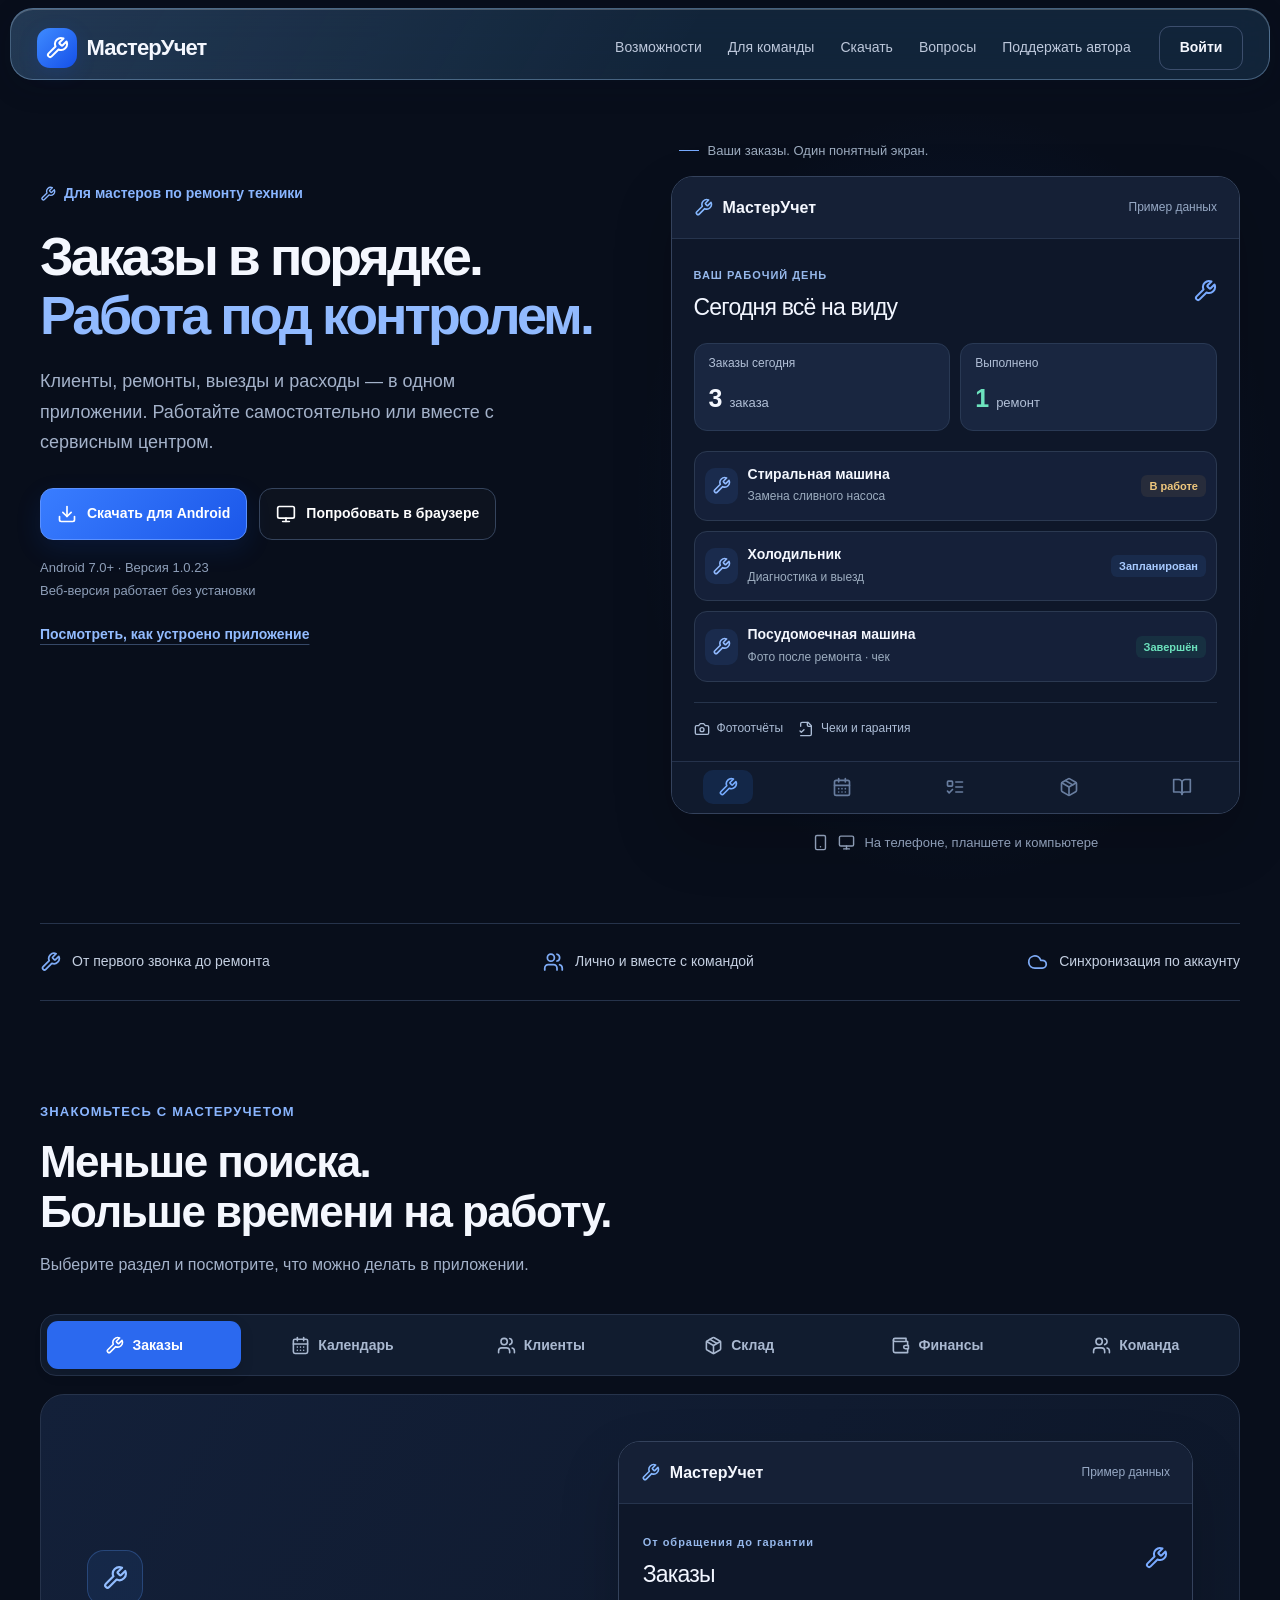
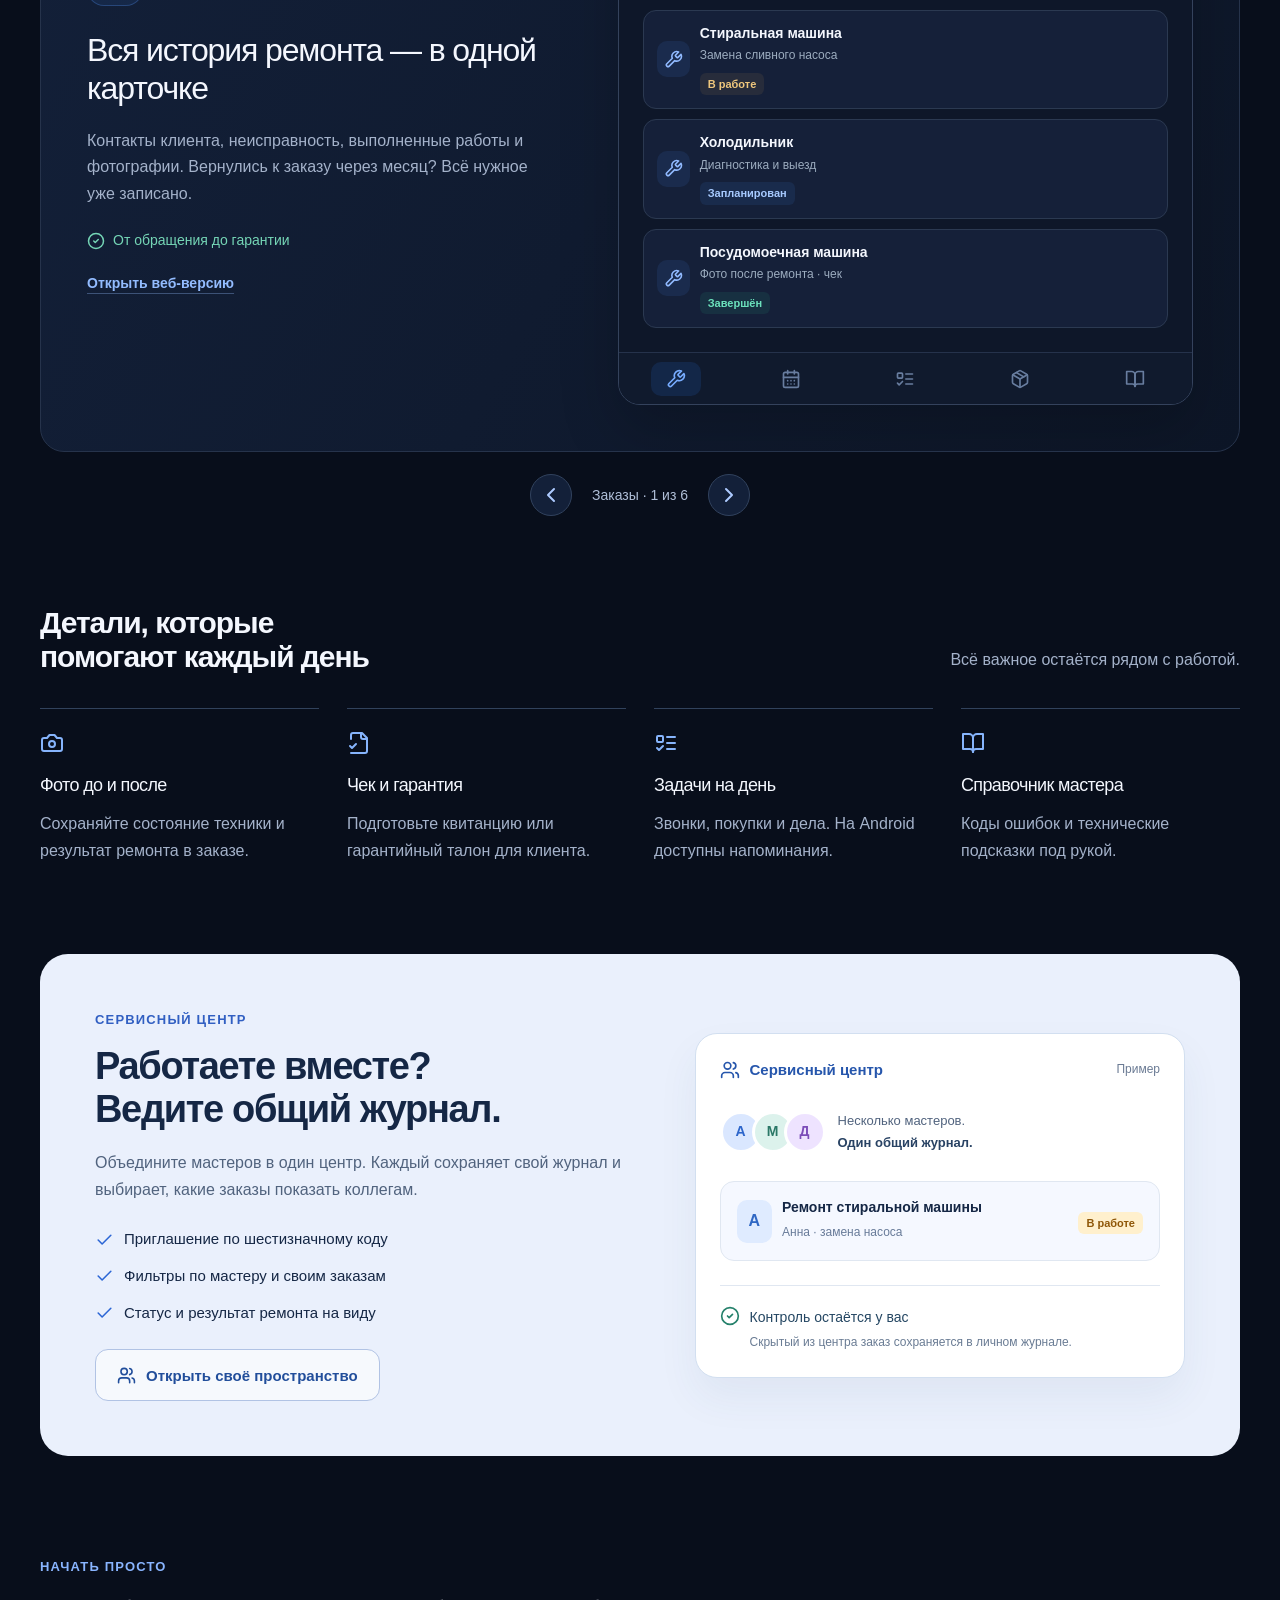
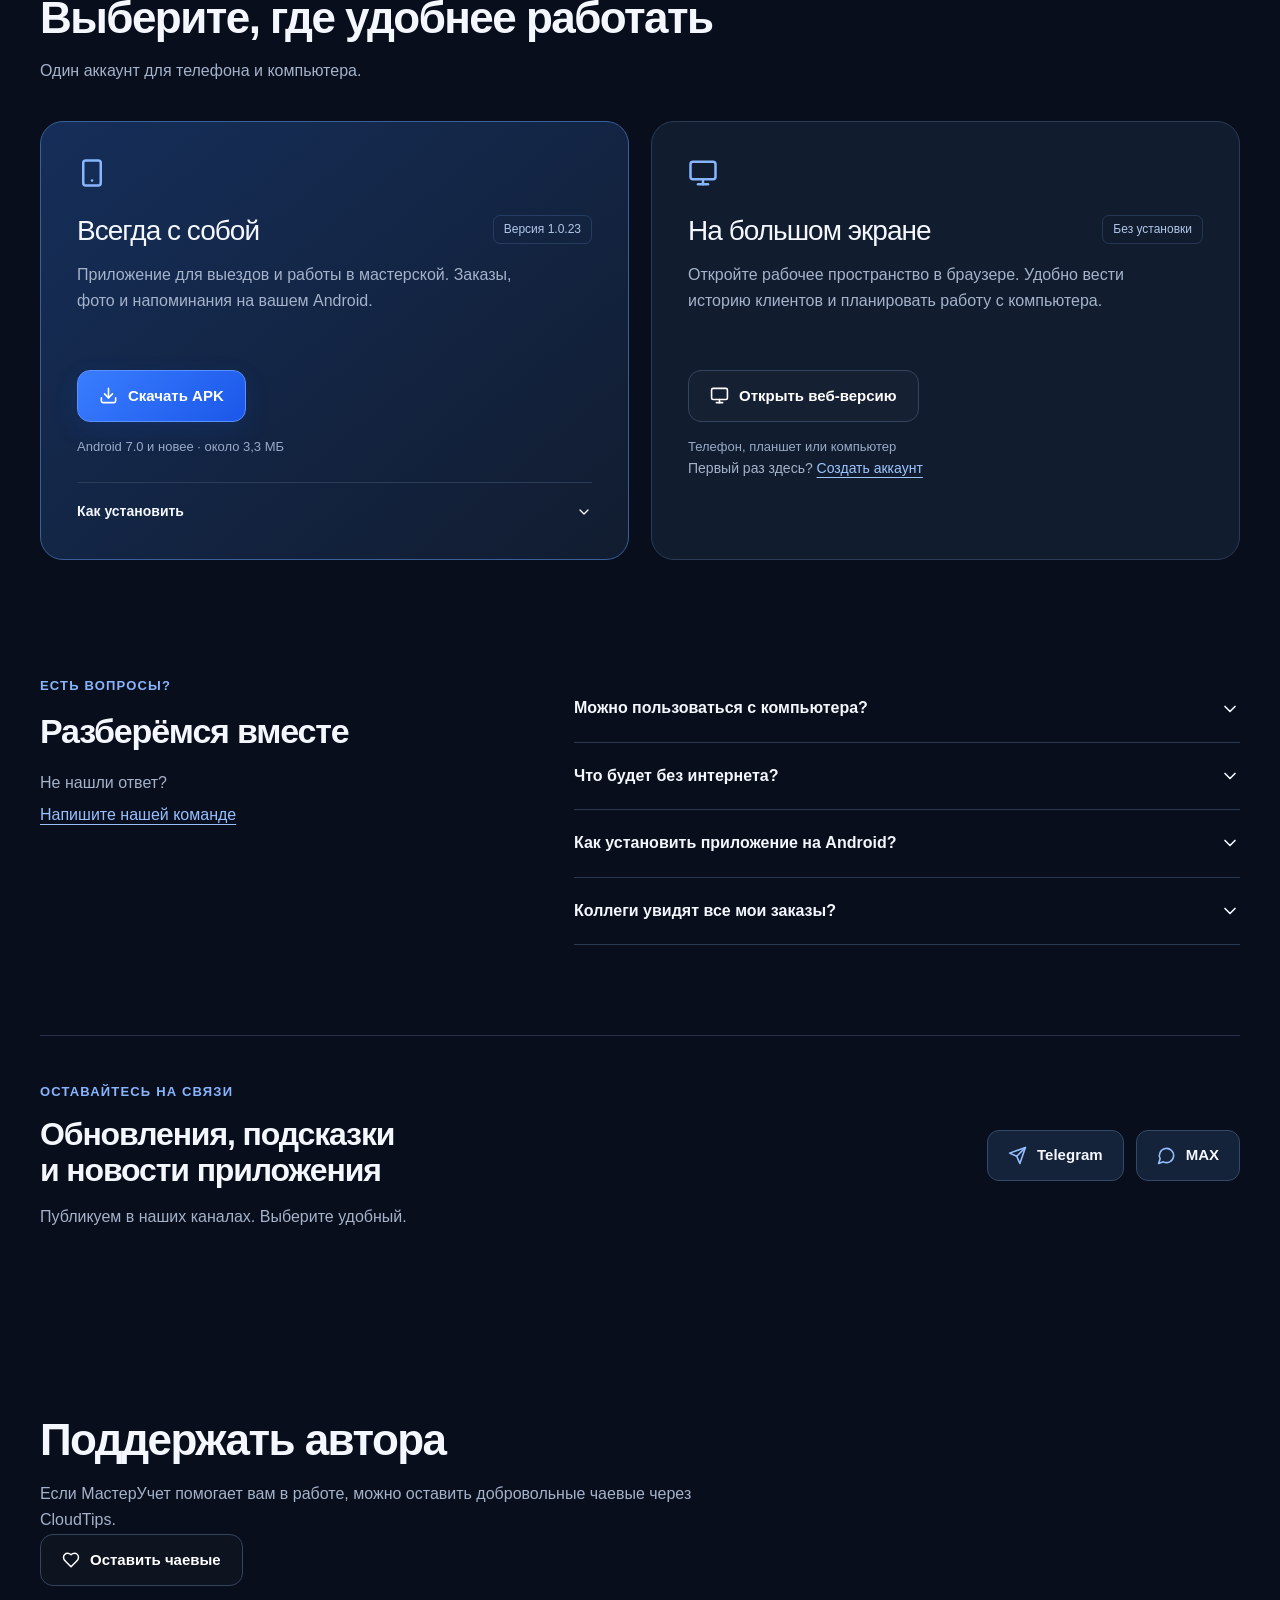
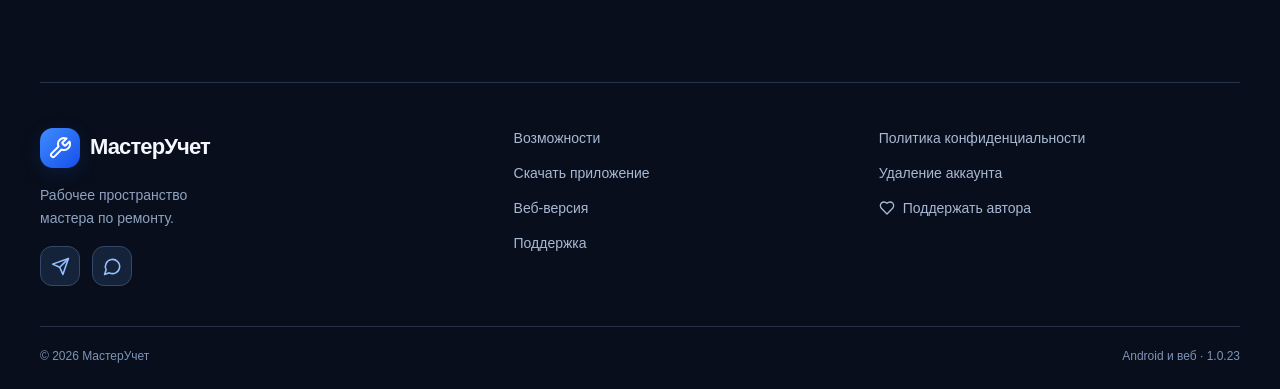
<file: index.html>
<!doctype html>
<html lang="ru">
  <head>
    <meta charset="UTF-8" />
    <meta name="viewport" content="width=device-width, initial-scale=1.0, viewport-fit=cover" />
    <meta name="theme-color" content="#080d1b" />
    <meta name="description" content="МастерУчет — приложение для мастера по ремонту: журнал заказов, база клиентов, календарь выездов, задачи, склад запчастей, чеки и гарантия. Работайте с телефона или компьютера." />
    <meta name="robots" content="index, follow, max-image-preview:large" />
    <link rel="canonical" href="https://masteruchetapp.ru/" />
    <link rel="icon" type="image/svg+xml" href="./favicon.svg" />
    <meta property="og:type" content="website" />
    <meta property="og:locale" content="ru_RU" />
    <meta property="og:site_name" content="МастерУчет" />
    <meta property="og:url" content="https://masteruchetapp.ru/" />
    <meta property="og:title" content="МастерУчет — приложение для мастера по ремонту" />
    <meta property="og:description" content="Заказы, клиенты, календарь выездов, задачи и склад запчастей — в одном рабочем пространстве." />
    <meta name="twitter:card" content="summary" />
    <script type="application/ld+json">
      {"@context":"https://schema.org","@type":"SoftwareApplication","name":"МастерУчет","applicationCategory":"BusinessApplication","operatingSystem":"Android, Web","url":"https://masteruchetapp.ru/","description":"Приложение для мастера по ремонту: журнал заказов, база клиентов, календарь выездов, задачи, склад запчастей, чеки и гарантия."}
    </script>
    <title>МастерУчет — приложение для мастера по ремонту</title>
    <script type="module" crossorigin src="./assets/index-CEDgCaCt.js"></script>
    <link rel="modulepreload" crossorigin href="./assets/supabase-vendor-f4bNl52y.js">
    <link rel="modulepreload" crossorigin href="./assets/index-DF0lT5q_.js">
    <link rel="modulepreload" crossorigin href="./assets/react-vendor-DXcH-vAE.js">
    <link rel="modulepreload" crossorigin href="./assets/icons-vendor-DRxnLCir.js">
    <link rel="stylesheet" crossorigin href="./assets/index-D68xT5YP.css">
    <link rel="stylesheet" crossorigin href="./assets/index-C7BIjK3S.css">
  </head>
  <body>
    <div id="root"></div>
    <noscript>
      <main>
        <h1>МастерУчет — приложение для мастера по ремонту</h1>
        <p>Ведите журнал заказов, храните историю клиентов, планируйте выезды, ставьте задачи и учитывайте запчасти в одном рабочем пространстве.</p>
        <h2>Возможности</h2>
        <ul>
          <li>Заказы, статусы ремонта, стоимость работ и фотоотчёты.</li>
          <li>Календарь выездов и история клиентов.</li>
          <li>Задачи и напоминания.</li>
          <li>Склад запчастей и технический справочник.</li>
          <li>Квитанции и гарантийные талоны.</li>
        </ul>
        <p><a href="/web.html">Открыть веб-версию МастерУчет</a></p>
      </main>
    </noscript>
  </body>
</html>
</file>
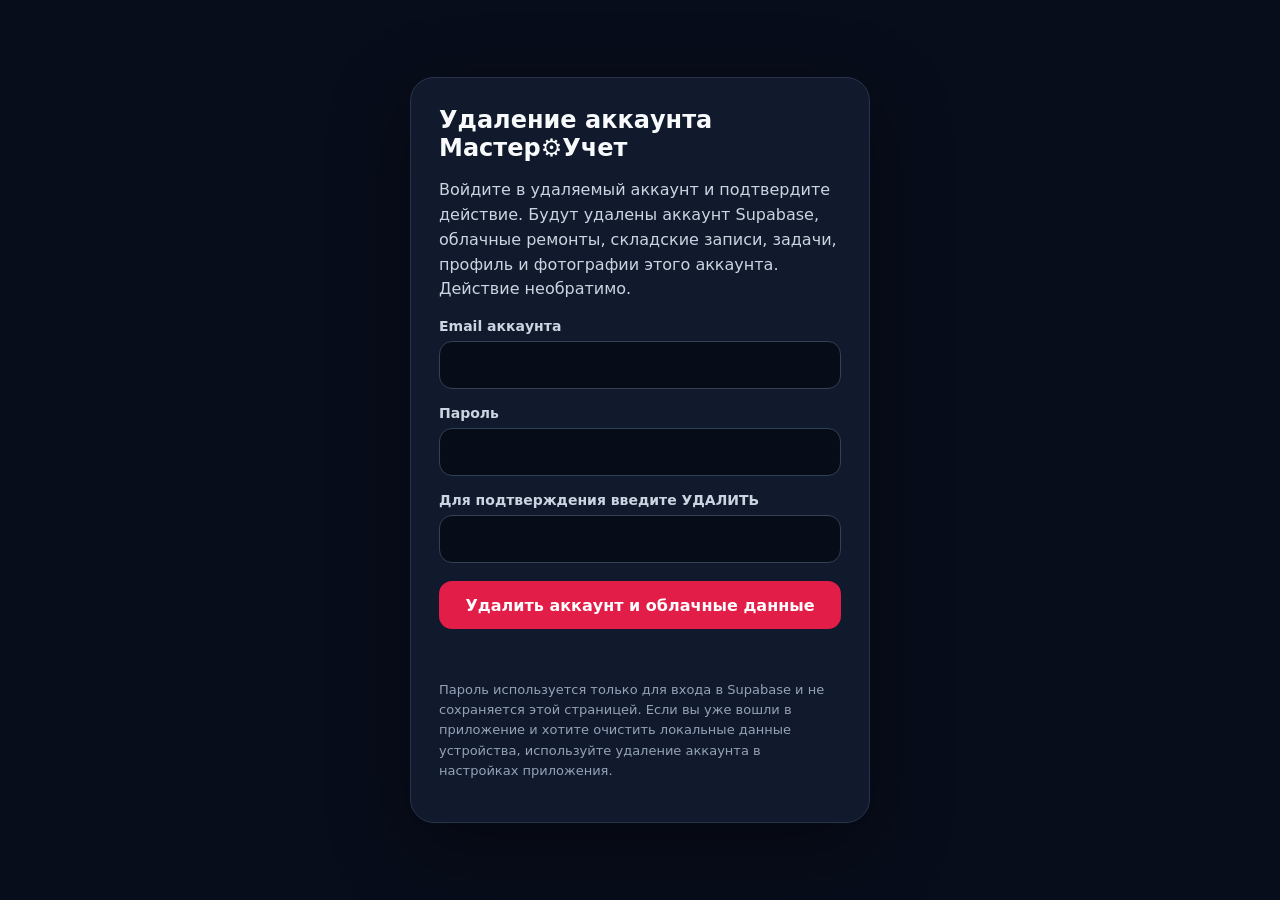
<file: delete-account.html>
<!doctype html>
<html lang="ru">
  <head>
    <meta charset="UTF-8" />
    <meta name="viewport" content="width=device-width, initial-scale=1" />
    <meta name="theme-color" content="#080d1b" />
    <meta name="description" content="Инструкция по удалению аккаунта МастерУчет и связанных с ним облачных данных." />
    <link rel="canonical" href="https://masteruchetapp.ru/delete-account.html" />
    <meta property="og:type" content="website" />
    <meta property="og:locale" content="ru_RU" />
    <meta property="og:title" content="Удаление аккаунта — МастерУчет" />
    <meta property="og:description" content="Как удалить аккаунт и запросить удаление данных МастерУчет." />
    <title>Удаление аккаунта — Мастер⚙Учет</title>
    <style>
      :root { color-scheme: dark; font-family: Inter, system-ui, -apple-system, "Segoe UI", sans-serif; background: #080d1b; color: #f8fafc; }
      * { box-sizing: border-box; }
      body { min-height: 100vh; margin: 0; display: grid; place-items: center; padding: 24px 16px; }
      main { width: min(100%, 460px); padding: 28px; border: 1px solid #273449; border-radius: 24px; background: #111a2c; box-shadow: 0 24px 80px #0006; }
      h1 { margin: 0 0 8px; font-size: 24px; }
      p { color: #cbd5e1; line-height: 1.55; }
      label { display: block; margin: 16px 0 7px; color: #cbd5e1; font-size: 14px; font-weight: 650; }
      input { width: 100%; min-height: 48px; border: 1px solid #334155; border-radius: 13px; padding: 0 14px; background: #070c19; color: #fff; font: inherit; }
      input:focus { outline: 2px solid #2563eb; outline-offset: 2px; }
      button { width: 100%; min-height: 48px; margin-top: 18px; border: 0; border-radius: 13px; background: #e11d48; color: white; font: inherit; font-weight: 800; cursor: pointer; }
      button:disabled { cursor: wait; opacity: .65; }
      #status { min-height: 24px; margin-bottom: 0; font-size: 14px; }
      .muted { color: #94a3b8; font-size: 13px; }
      .error { color: #fda4af; }
      .success { color: #86efac; }
    </style>
  </head>
  <body>
    <main>
      <h1>Удаление аккаунта Мастер⚙Учет</h1>
      <p>Войдите в удаляемый аккаунт и подтвердите действие. Будут удалены аккаунт Supabase, облачные ремонты, складские записи, задачи, профиль и фотографии этого аккаунта. Действие необратимо.</p>
      <form id="delete-form">
        <label for="email">Email аккаунта</label>
        <input id="email" name="email" type="email" autocomplete="username" required />
        <label for="password">Пароль</label>
        <input id="password" name="password" type="password" autocomplete="current-password" required />
        <label for="confirmation">Для подтверждения введите УДАЛИТЬ</label>
        <input id="confirmation" name="confirmation" autocomplete="off" required />
        <button id="submit" type="submit">Удалить аккаунт и облачные данные</button>
      </form>
      <p id="status" role="status" aria-live="polite"></p>
      <p class="muted">Пароль используется только для входа в Supabase и не сохраняется этой страницей. Если вы уже вошли в приложение и хотите очистить локальные данные устройства, используйте удаление аккаунта в настройках приложения.</p>
    </main>
    <script>
      const supabaseUrl = 'https://cwsnmflbeqwkznxyjywn.supabase.co';
      const publicKey = 'sb_publishable_Gg3HIUE73U8v_NCCpBuwsQ_dpqOrADy';
      const form = document.querySelector('#delete-form');
      const submit = document.querySelector('#submit');
      const status = document.querySelector('#status');

      form.addEventListener('submit', async (event) => {
        event.preventDefault();
        status.textContent = '';
        status.className = '';
        const data = new FormData(form);
        if (String(data.get('confirmation')).trim() !== 'УДАЛИТЬ') {
          status.textContent = 'Введите УДАЛИТЬ, чтобы подтвердить действие.';
          status.className = 'error';
          return;
        }

        submit.disabled = true;
        submit.textContent = 'Проверяем аккаунт…';
        try {
          const signInResponse = await fetch(`${supabaseUrl}/auth/v1/token?grant_type=password`, {
            method: 'POST',
            headers: { apikey: publicKey, 'Content-Type': 'application/json' },
            body: JSON.stringify({
              email: String(data.get('email')).trim(),
              password: String(data.get('password')),
            }),
          });
          const session = await signInResponse.json();
          if (!signInResponse.ok || !session.access_token) {
            throw new Error(session.msg || session.message || session.error_description || session.error || 'Не удалось войти. Проверьте email и пароль.');
          }

          submit.textContent = 'Удаляем данные…';
          const deleteResponse = await fetch(`${supabaseUrl}/functions/v1/delete-account`, {
            method: 'POST',
            headers: {
              apikey: publicKey,
              Authorization: `Bearer ${session.access_token}`,
              'Content-Type': 'application/json',
            },
            body: '{}',
          });
          const result = await deleteResponse.json();
          if (!deleteResponse.ok || !result.success) {
            throw new Error(result.error || 'Не удалось удалить аккаунт. Повторите попытку позже.');
          }

          form.reset();
          status.textContent = 'Аккаунт и облачные данные удалены.';
          status.className = 'success';
        } catch (error) {
          status.textContent = error?.message || 'Не удалось удалить аккаунт. Повторите попытку позже.';
          status.className = 'error';
        } finally {
          submit.disabled = false;
          submit.textContent = 'Удалить аккаунт и облачные данные';
        }
      });
    </script>
  </body>
</html>
</file>
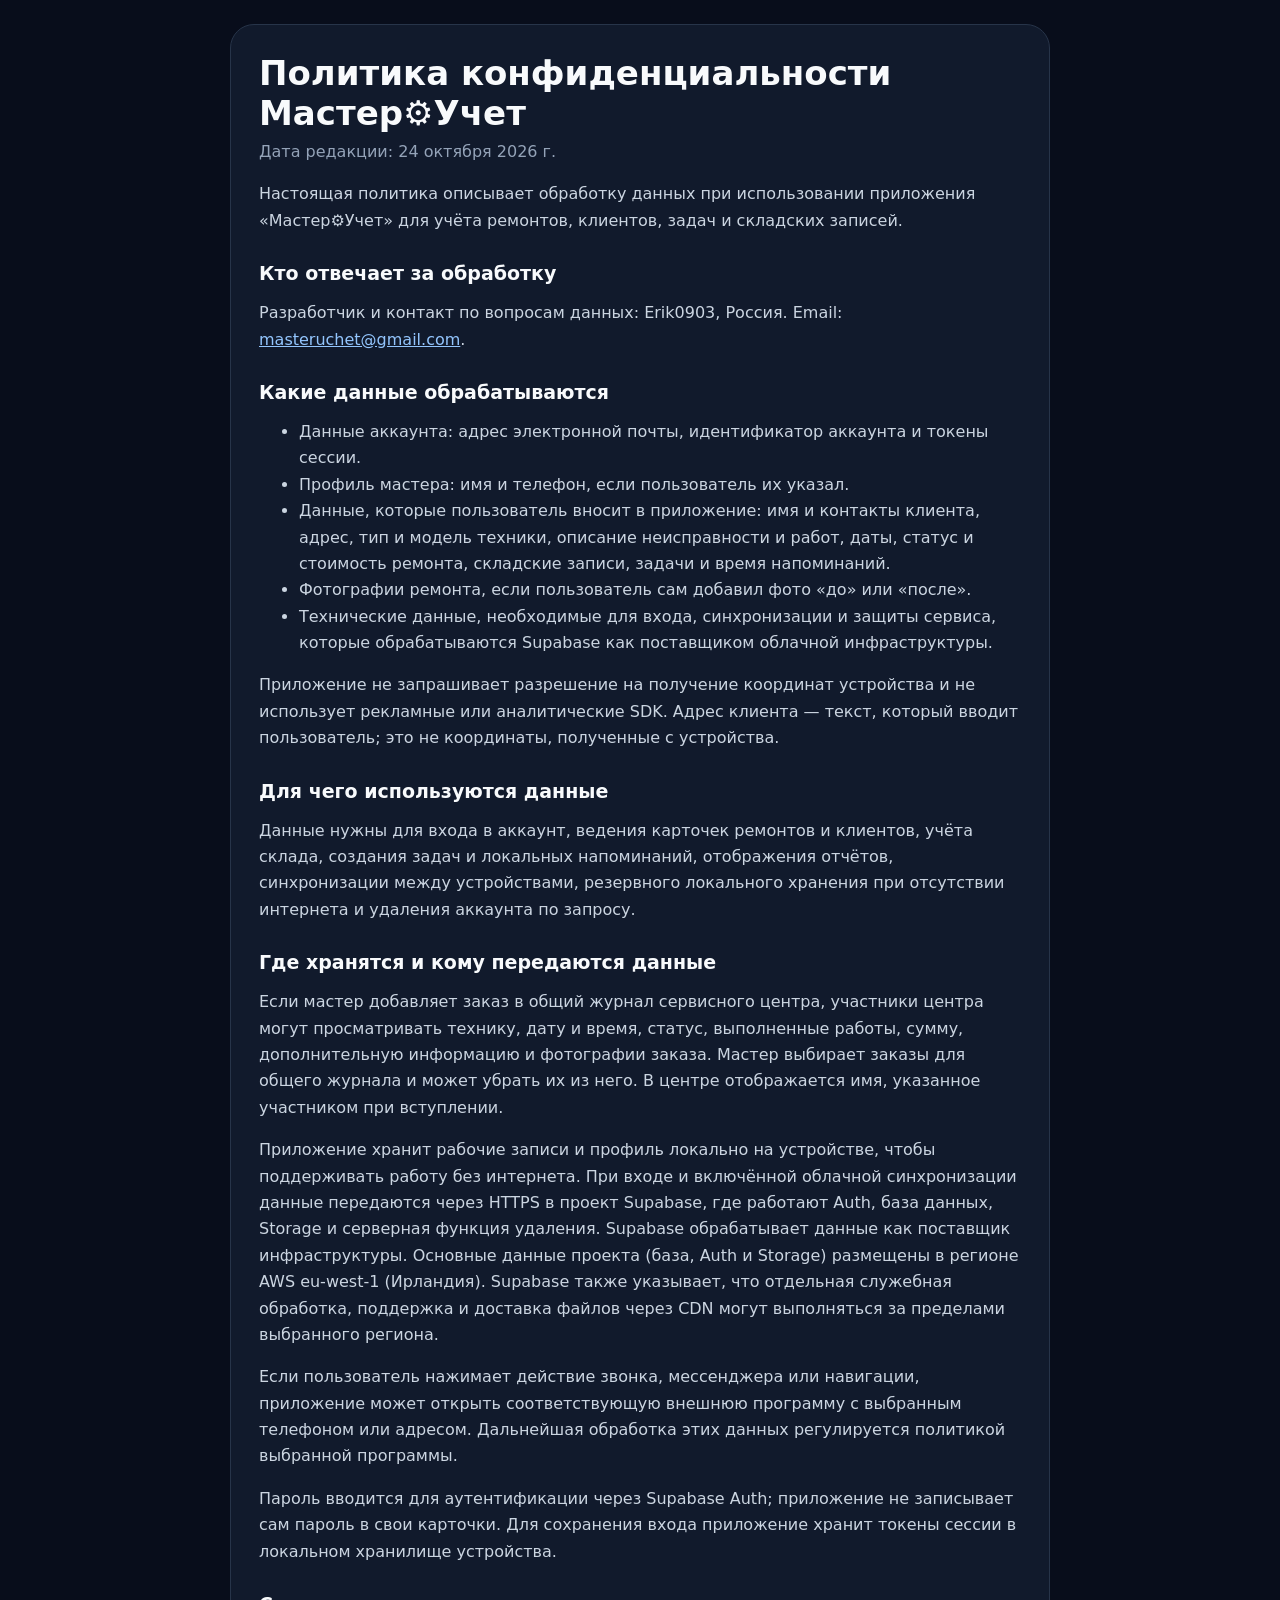
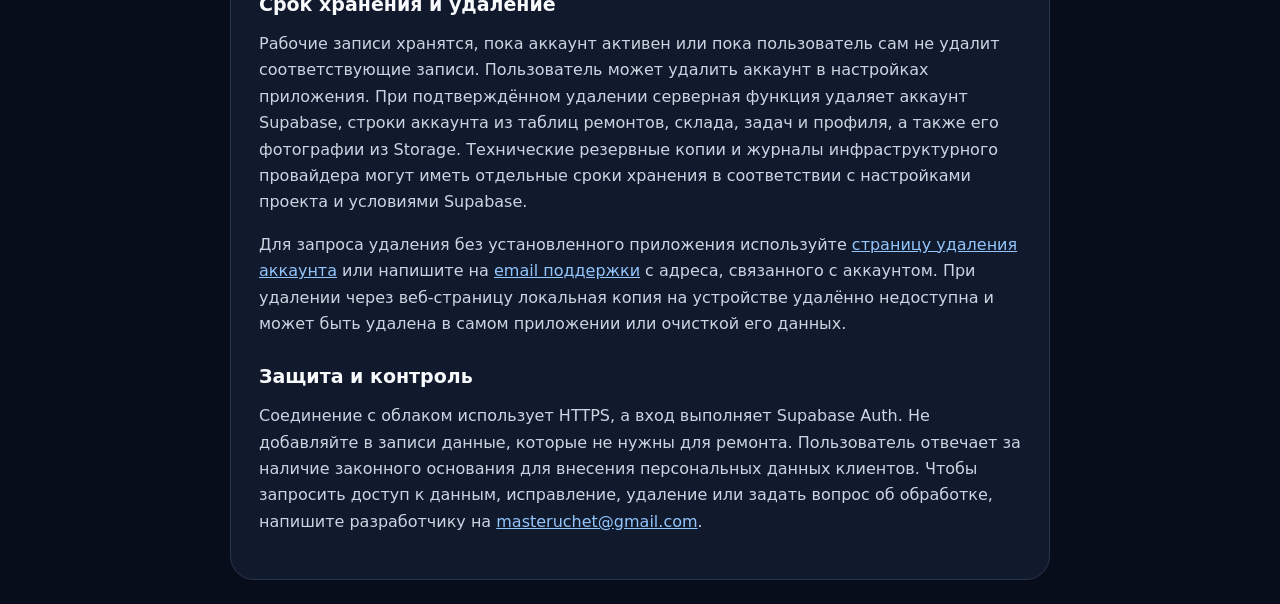
<file: privacy.html>
<!doctype html>
<html lang="ru">
  <head>
    <meta charset="UTF-8" />
    <meta name="viewport" content="width=device-width, initial-scale=1" />
    <meta name="theme-color" content="#080d1b" />
    <meta name="description" content="Политика конфиденциальности приложения МастерУчет: какие данные используются для учёта ремонтов, синхронизации и работы аккаунта." />
    <link rel="canonical" href="https://masteruchetapp.ru/privacy.html" />
    <meta property="og:type" content="website" />
    <meta property="og:locale" content="ru_RU" />
    <meta property="og:title" content="Политика конфиденциальности — МастерУчет" />
    <meta property="og:description" content="Информация об обработке данных в приложении МастерУчет." />
    <title>Политика конфиденциальности — Мастер⚙Учет</title>
    <style>
      :root { color-scheme: dark; font-family: Inter, system-ui, -apple-system, "Segoe UI", sans-serif; background: #080d1b; color: #f8fafc; }
      * { box-sizing: border-box; }
      body { margin: 0; padding: 24px 16px; }
      main { width: min(100%, 820px); margin: 0 auto; padding: 28px; border: 1px solid #273449; border-radius: 24px; background: #111a2c; }
      h1 { margin: 0 0 6px; font-size: clamp(24px, 5vw, 34px); }
      h2 { margin: 28px 0 8px; font-size: 19px; }
      p, li { color: #cbd5e1; line-height: 1.65; }
      a { color: #93c5fd; }
      .date { margin-top: 0; color: #94a3b8; }
    </style>
  </head>
  <body>
    <main>
      <h1>Политика конфиденциальности Мастер⚙Учет</h1>
      <p class="date">Дата редакции: 24 октября 2026 г.</p>
      <p>Настоящая политика описывает обработку данных при использовании приложения «Мастер⚙Учет» для учёта ремонтов, клиентов, задач и складских записей.</p>

      <h2>Кто отвечает за обработку</h2>
      <p>Разработчик и контакт по вопросам данных: Erik0903, Россия. Email: <a href="mailto:masteruchet@gmail.com">masteruchet@gmail.com</a>.</p>

      <h2>Какие данные обрабатываются</h2>
      <ul>
        <li>Данные аккаунта: адрес электронной почты, идентификатор аккаунта и токены сессии.</li>
        <li>Профиль мастера: имя и телефон, если пользователь их указал.</li>
        <li>Данные, которые пользователь вносит в приложение: имя и контакты клиента, адрес, тип и модель техники, описание неисправности и работ, даты, статус и стоимость ремонта, складские записи, задачи и время напоминаний.</li>
        <li>Фотографии ремонта, если пользователь сам добавил фото «до» или «после».</li>
        <li>Технические данные, необходимые для входа, синхронизации и защиты сервиса, которые обрабатываются Supabase как поставщиком облачной инфраструктуры.</li>
      </ul>
      <p>Приложение не запрашивает разрешение на получение координат устройства и не использует рекламные или аналитические SDK. Адрес клиента — текст, который вводит пользователь; это не координаты, полученные с устройства.</p>

      <h2>Для чего используются данные</h2>
      <p>Данные нужны для входа в аккаунт, ведения карточек ремонтов и клиентов, учёта склада, создания задач и локальных напоминаний, отображения отчётов, синхронизации между устройствами, резервного локального хранения при отсутствии интернета и удаления аккаунта по запросу.</p>

      <h2>Где хранятся и кому передаются данные</h2>
      <p>Если мастер добавляет заказ в общий журнал сервисного центра, участники центра могут просматривать технику, дату и время, статус, выполненные работы, сумму, дополнительную информацию и фотографии заказа. Мастер выбирает заказы для общего журнала и может убрать их из него. В центре отображается имя, указанное участником при вступлении.</p>
      <p>Приложение хранит рабочие записи и профиль локально на устройстве, чтобы поддерживать работу без интернета. При входе и включённой облачной синхронизации данные передаются через HTTPS в проект Supabase, где работают Auth, база данных, Storage и серверная функция удаления. Supabase обрабатывает данные как поставщик инфраструктуры. Основные данные проекта (база, Auth и Storage) размещены в регионе AWS eu-west-1 (Ирландия). Supabase также указывает, что отдельная служебная обработка, поддержка и доставка файлов через CDN могут выполняться за пределами выбранного региона.</p>
      <p>Если пользователь нажимает действие звонка, мессенджера или навигации, приложение может открыть соответствующую внешнюю программу с выбранным телефоном или адресом. Дальнейшая обработка этих данных регулируется политикой выбранной программы.</p>
      <p>Пароль вводится для аутентификации через Supabase Auth; приложение не записывает сам пароль в свои карточки. Для сохранения входа приложение хранит токены сессии в локальном хранилище устройства.</p>

      <h2>Срок хранения и удаление</h2>
      <p>Рабочие записи хранятся, пока аккаунт активен или пока пользователь сам не удалит соответствующие записи. Пользователь может удалить аккаунт в настройках приложения. При подтверждённом удалении серверная функция удаляет аккаунт Supabase, строки аккаунта из таблиц ремонтов, склада, задач и профиля, а также его фотографии из Storage. Технические резервные копии и журналы инфраструктурного провайдера могут иметь отдельные сроки хранения в соответствии с настройками проекта и условиями Supabase.</p>
      <p>Для запроса удаления без установленного приложения используйте <a href="delete-account.html">страницу удаления аккаунта</a> или напишите на <a href="mailto:masteruchet@gmail.com?subject=%D0%97%D0%B0%D0%BF%D1%80%D0%BE%D1%81%20%D0%BD%D0%B0%20%D1%83%D0%B4%D0%B0%D0%BB%D0%B5%D0%BD%D0%B8%D0%B5%20%D0%B0%D0%BA%D0%BA%D0%B0%D1%83%D0%BD%D1%82%D0%B0">email поддержки</a> с адреса, связанного с аккаунтом. При удалении через веб-страницу локальная копия на устройстве удалённо недоступна и может быть удалена в самом приложении или очисткой его данных.</p>

      <h2>Защита и контроль</h2>
      <p>Соединение с облаком использует HTTPS, а вход выполняет Supabase Auth. Не добавляйте в записи данные, которые не нужны для ремонта. Пользователь отвечает за наличие законного основания для внесения персональных данных клиентов. Чтобы запросить доступ к данным, исправление, удаление или задать вопрос об обработке, напишите разработчику на <a href="mailto:masteruchet@gmail.com">masteruchet@gmail.com</a>.</p>
    </main>
  </body>
</html>
</file>
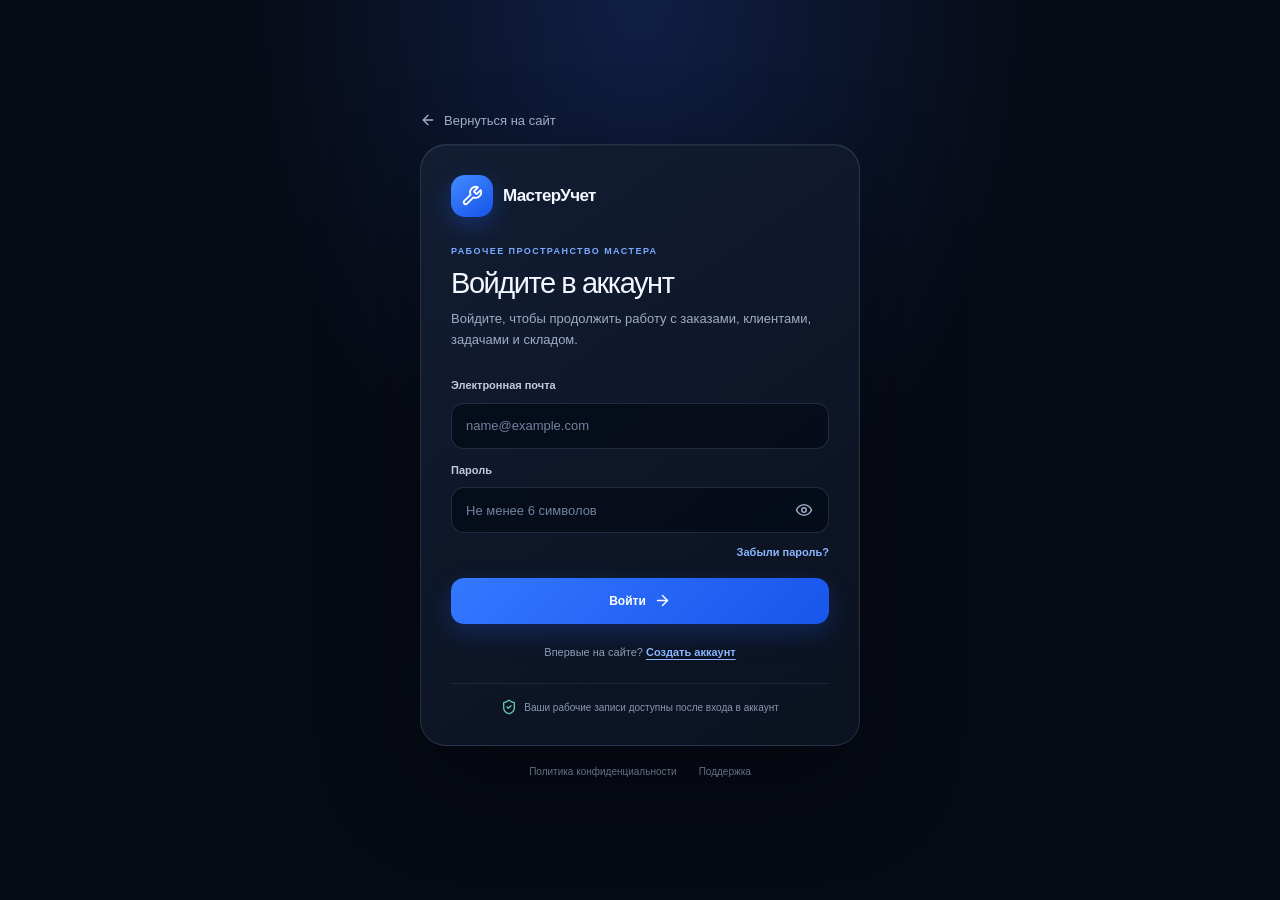
<file: web.html>
<!doctype html>
<html lang="ru">
  <head>
    <meta charset="UTF-8" />
    <meta name="viewport" content="width=device-width, initial-scale=1.0, viewport-fit=cover" />
    <meta name="theme-color" content="#080d1b" />
    <meta name="description" content="Веб-версия МастерУчет — заказы, клиенты, задачи и склад мастера." />
    <meta name="robots" content="noindex, nofollow" />
    <link rel="icon" type="image/svg+xml" href="./favicon.svg" />
    <title>МастерУчет — веб-версия</title>
    <script type="module" crossorigin src="./assets/web-DaUWNPLh.js"></script>
    <link rel="modulepreload" crossorigin href="./assets/supabase-vendor-f4bNl52y.js">
    <link rel="modulepreload" crossorigin href="./assets/index-DF0lT5q_.js">
    <link rel="modulepreload" crossorigin href="./assets/react-vendor-DXcH-vAE.js">
    <link rel="modulepreload" crossorigin href="./assets/capacitor-vendor-CKHkOUJp.js">
    <link rel="modulepreload" crossorigin href="./assets/icons-vendor-DRxnLCir.js">
    <link rel="stylesheet" crossorigin href="./assets/index-D68xT5YP.css">
    <link rel="stylesheet" crossorigin href="./assets/web-BDDo_Wde.css">
  </head>
  <body>
    <div id="root"></div>
  </body>
</html>
</file>
<file: assets/index-C7BIjK3S.css>
.landing-page{--ink:#f4f7fe;--muted:#a4b2ca;--line:#26334b;background:#080e1b;color:var(--ink);font-family:Inter,-apple-system,BlinkMacSystemFont,Segoe UI,sans-serif;font-size:16px;line-height:1.65;overflow-x:clip}.landing-page *{box-sizing:border-box}.landing-page a{color:inherit;text-decoration:none}.landing-page button{font:inherit;cursor:pointer}.landing-page svg{flex-shrink:0}.landing-page h1,.landing-page h2,.landing-page h3,.landing-page p{margin:0}.landing-page h1,.landing-page h2,.landing-page h3{line-height:1.12;letter-spacing:-.035em}.landing-page :is(a,button,summary):focus-visible{outline:3px solid #86b8ff;outline-offset:5px}.landing-container{width:min(1200px,calc(100% - 64px));margin-inline:auto}.landing-page [id]{scroll-margin-top:100px}html{scroll-behavior:smooth}.landing-skip{position:fixed;top:-100px;left:20px;background:#245de4;padding:12px;z-index:100}.landing-skip:focus{top:15px}.landing-header{height:84px;position:fixed;inset:0 0 auto;z-index:60;background:#080e1bf0;border-bottom:1px solid #ffffff0b;-webkit-backdrop-filter:blur(18px);backdrop-filter:blur(18px);transition:transform .24s ease}.landing-header.is-hidden{transform:translateY(-100%);pointer-events:none}.landing-header:focus-within{transform:none;pointer-events:auto}.landing-nav{height:100%;display:flex;align-items:center;gap:28px}.landing-brand{display:inline-flex;align-items:center;gap:10px;font-size:22px;font-weight:780;letter-spacing:-.04em;white-space:nowrap}.landing-brand-mark{width:40px;height:40px;display:grid;place-items:center;background:linear-gradient(135deg,#3f8bff,#1550e9);border-radius:13px;box-shadow:0 5px 20px #2468ff25;color:#fff}.landing-brand-mark svg{width:24px;height:24px}.landing-nav-links{display:flex;gap:26px;margin-left:auto;font-size:14px;color:#bdc8db}.landing-nav-links a:hover,.landing-footer a:hover{color:#82b4ff}.landing-login{font-size:14px;font-weight:700;border:1px solid #3c4e6d;border-radius:11px;padding:9px 20px;transition:background .2s}.landing-login:hover{background:#1a2a44}.landing-menu-toggle,.landing-mobile-menu,.landing-menu-backdrop{display:none}.landing-hero{padding-top:155px;padding-bottom:70px;display:grid;grid-template-columns:1.03fr 1fr;align-items:center;gap:44px;min-height:730px}.landing-eyebrow{display:flex;align-items:center;gap:8px;font-size:13px;font-weight:700;letter-spacing:.09em;color:#89b5ff}.landing-hero .landing-eyebrow{letter-spacing:0;font-size:14px}.landing-hero h1{font-size:clamp(40px,4.2vw,58px);font-weight:760;margin:22px 0;line-height:1.09;letter-spacing:-.055em}.landing-hero h1 span{color:#91baff}.landing-lead{max-width:510px;color:var(--muted);font-size:18px;line-height:1.7}.landing-actions{display:flex;gap:12px;flex-wrap:wrap;margin:30px 0 16px}.landing-button{min-height:52px;padding:13px 21px;display:inline-flex;align-items:center;justify-content:center;gap:10px;font-size:15px;font-weight:700;line-height:1.4;border:1px solid #5b91ff;border-radius:13px;background:linear-gradient(135deg,#397dff,#1b57e9);color:#fff!important;box-shadow:0 9px 26px #195deb22;transition:transform .2s,background .2s,box-shadow .2s}.landing-button:hover{transform:translateY(-2px);box-shadow:0 12px 30px #195deb40}.landing-button:active{transform:translateY(0)}.landing-button.is-secondary{background:#ffffff05;border-color:#35445d;box-shadow:none}.landing-button.is-secondary:hover{background:#18263b}.landing-platforms{font-size:13px;color:#8e9fb9;line-height:1.8}.landing-platforms span{display:block}.landing-text-link{display:inline-block;margin-top:20px;color:#93bcff!important;font-size:14px;font-weight:600;text-decoration:underline!important;text-underline-offset:5px;text-decoration-color:#93bcff55!important}.landing-hero-visual{position:relative;min-width:0}.landing-hero-visual:before{content:"";position:absolute;top:-65px;right:-65px;bottom:-65px;left:-65px;background:radial-gradient(ellipse,#1a54b92e,transparent 65%);pointer-events:none}.landing-preview-label{display:flex;align-items:center;gap:9px;color:#9dacbf;font-size:13px;margin:0 0 15px 8px}.landing-preview-label>span{width:20px;height:1px;background:#7af}.landing-device-note{display:flex;align-items:center;justify-content:center;gap:9px;font-size:13px;color:#9cacc6;margin-top:18px}.product-preview{position:relative;width:100%;min-width:0;background:#0e1729;border:1px solid #34425c;border-radius:22px;box-shadow:0 26px 60px #00000030;overflow:hidden}.product-top{height:62px;display:flex;align-items:center;justify-content:space-between;gap:12px;padding:0 22px;border-bottom:1px solid #26344d;background:#152036}.product-brand{display:flex;align-items:center;gap:10px;font-size:16px;font-weight:750}.product-brand svg{color:#85b7ff}.product-example{font-size:12px;color:#96a8c4}.product-body{padding:24px}.product-heading{display:flex;align-items:center;justify-content:space-between;gap:12px;color:#79aaff;margin-bottom:22px}.product-eyebrow{font-size:11px;letter-spacing:.09em;font-weight:700;color:#96b8eb}.product-heading h3{font-size:23px;color:#f2f6ff;margin-top:7px}.product-metrics{display:grid;grid-template-columns:1fr 1fr;gap:10px;margin-bottom:20px}.product-metrics>div{border-radius:13px;border:1px solid #293954;background:#192640;padding:13px 16px}.product-metrics span{display:block;font-size:12px;color:#b2c0d7}.product-metrics strong{display:block;font-size:25px;margin-top:5px}.product-metrics small{font-size:13px;font-weight:500;color:#b2c0d7}.landing-page .is-green{color:#6ce2bd!important}.product-orders{display:grid;gap:10px}.product-order{display:grid;grid-template-columns:auto 1fr;gap:3px 10px;align-items:center;padding:13px;border:1px solid #2b3951;border-radius:13px;background:#152039}.product-order-symbol{grid-row:1/3;width:33px;height:36px;display:grid;place-items:center;border-radius:10px;background:#24447555;color:#91baff}.product-order>div{min-width:0}.product-order strong{display:block;font-size:14px;line-height:1.4;font-weight:650;overflow-wrap:anywhere}.product-order small{display:block;font-size:12px;color:#9cacbf;margin-top:3px}.product-status{display:inline-flex;justify-self:start;grid-column:2;font-size:11px;font-weight:650;padding:2px 8px;border-radius:6px;color:#a7caff;background:#3977cf20;white-space:nowrap;margin-top:4px}.product-status.is-amber{color:#efc77d;background:#d6a14d18}.product-status.is-green{background:#2ab88d1a}.product-bottom{display:flex;flex-wrap:wrap;gap:15px;border-top:1px solid #26344b;padding-top:16px;margin-top:20px;color:#acbdd6;font-size:12px}.product-bottom span{display:flex;gap:7px;align-items:center}.product-tabs{height:52px;display:flex;align-items:center;justify-content:space-around;color:#687d9f;background:#101a2d;border-top:1px solid #25324b}.product-tabs span{padding:7px 15px;border-radius:10px}.product-tabs .is-active{color:#77acff;background:#2969d529}.landing-value-strip{display:flex;justify-content:space-between;gap:25px;padding:26px 0;border-top:1px solid var(--line);border-bottom:1px solid var(--line);color:#c4cfe1;font-size:14px}.landing-value-strip span{display:flex;align-items:center;gap:11px}.landing-value-strip svg{width:21px;color:#7eabf6}.landing-section{padding-top:100px;padding-bottom:60px}.landing-section-heading{max-width:700px;margin-bottom:36px}.landing-page h2{font-size:clamp(30px,3.5vw,44px);font-weight:740}.landing-section-heading h2{margin:15px 0 16px}.landing-section-heading p,.landing-extras p,.landing-team p,.landing-faq p,.landing-community p{color:var(--muted);font-size:16px}.landing-showcase-tabs{display:flex;gap:4px;padding:6px;background:#111c2f;border:1px solid var(--line);border-radius:16px;margin-bottom:18px}.landing-showcase-tabs button{flex:1;display:flex;justify-content:center;align-items:center;gap:8px;min-height:48px;padding:10px;border:0;border-radius:11px;background:transparent;color:#a9b8d0;font-size:14px;font-weight:650;transition:background .2s,color .2s}.landing-showcase-tabs button[aria-selected=true]{background:#2b69ef;color:#fff;box-shadow:0 5px 14px #0002}.landing-showcase-tabs button:hover:not([aria-selected=true]){background:#21304a;color:#fff}.landing-showcase{touch-action:pan-y;border-radius:24px;border:1px solid var(--line);background:linear-gradient(120deg,#132039,#0d1627);overflow:hidden}.landing-showcase-panel{display:grid;grid-template-columns:.9fr 1.1fr;align-items:center;gap:60px;padding:46px;animation:feature-enter .35s ease both;min-height:480px}.landing-showcase-panel.is-previous{animation-name:feature-previous}.landing-feature-symbol{display:grid;place-items:center;width:56px;height:56px;border:1px solid #4c85df55;border-radius:17px;color:#92bdff;background:#3066be20;margin-bottom:25px}.landing-showcase-copy h3{font-size:32px;line-height:1.2;margin-bottom:20px}.landing-showcase-copy p{color:var(--muted);font-size:16px}.landing-detail{display:flex;gap:8px;align-items:center;font-size:14px;color:#75d6b6;margin-top:22px}.landing-carousel-controls{display:flex;justify-content:center;align-items:center;gap:20px;margin-top:22px;font-size:14px;color:#afbed7}.landing-carousel-controls button{width:42px;height:42px;display:grid;place-items:center;border:1px solid #31425e;background:#132039;color:#adcaff;border-radius:50%}.landing-carousel-controls button:hover{background:#203a61}.landing-extras{padding:30px 0 90px}.landing-extras-heading{display:flex;justify-content:space-between;align-items:end;gap:30px;margin-bottom:35px}.landing-extras-heading h2{font-size:30px}.landing-extra-grid{display:grid;grid-template-columns:repeat(4,1fr);gap:28px}.landing-extra-grid article{padding-top:22px;border-top:1px solid #31425c}.landing-extra-grid svg{color:#86b4fc;margin-bottom:18px}.landing-extra-grid h3{font-size:18px;margin-bottom:11px;line-height:1.4}.landing-extra-grid p{font-size:16px;line-height:1.7}.landing-team{padding:55px;display:grid;grid-template-columns:1.1fr 1fr;gap:60px;border-radius:28px;background:#eaf0fc;color:#152745;align-items:center}.landing-team .landing-eyebrow{color:#315fc2}.landing-team h2{margin:15px 0 20px;font-size:38px}.landing-team p{color:#51637e}.landing-team ul{list-style:none;padding:0;margin:24px 0;display:grid;gap:12px;font-size:15px}.landing-team li{display:flex;gap:10px;align-items:center}.landing-team li svg{width:19px;color:#2c66d5}.landing-team .landing-button{color:#214e9b!important;border-color:#b1c3e4;background:#fff9}.landing-team .landing-button:hover{background:#fff}.landing-team-visual{padding:24px;background:#fff;border:1px solid #d2dff0;border-radius:22px;box-shadow:0 20px 40px #324a7610;min-width:0}.team-caption{display:flex;gap:10px;align-items:center;font-size:15px;color:#2656ac}.team-caption>span{margin-left:auto;font-size:12px;color:#6b7b94}.team-people{display:flex;align-items:center;margin:28px 0;flex-wrap:wrap;gap:0}.team-people>span{display:grid;place-items:center;width:42px;height:42px;border:3px solid white;border-radius:50%;background:#dae7ff;color:#2d66cb;font-size:14px;font-weight:700}.team-people>span+span{margin-left:-10px;background:#dcf2ec;color:#2b7867}.team-people>span:nth-child(3){background:#eee3ff;color:#7c4db9}.team-people p{font-size:13px!important;margin-left:12px}.team-people strong{color:#294364}.team-order{display:flex;gap:10px;flex-wrap:wrap;align-items:center;border:1px solid #e0e7f1;background:#f5f8ff;padding:16px;border-radius:14px}.team-avatar{background:#dfebff;color:#2f67c4;border-radius:10px;padding:8px 12px;font-weight:700}.team-order>div{flex:1;min-width:140px}.team-order strong{font-size:14px;line-height:1.4;display:block}.team-order small{font-size:12px;color:#687b99}.team-order .product-status{color:#8f5708;background:#fff0cd}.team-note{display:flex;gap:10px;align-items:start;margin-top:24px;padding-top:20px;border-top:1px solid #e0e7f1;color:#25816b}.team-note p{font-size:14px;color:#254763}.team-note small{display:block;color:#6a7c94;font-size:12px;line-height:1.6;margin-top:4px}.landing-download-grid{display:grid;grid-template-columns:1fr 1fr;gap:22px}.landing-download-card{position:relative;padding:36px;border:1px solid #2b3b56;border-radius:23px;background:#111c2f}.landing-download-card.is-android{background:linear-gradient(140deg,#152e59,#111c2f);border-color:#3b6099}.landing-download-card>svg{color:#87b5ff;margin-bottom:27px}.landing-release{float:right;font-size:12px;border-radius:7px;border:1px solid #4d72a850;color:#b1c7e7;padding:4px 10px}.landing-download-card h3{font-size:28px;margin-bottom:16px}.landing-download-card>p{color:var(--muted);font-size:16px;max-width:440px;min-height:84px}.landing-download-card .landing-button{margin-top:24px}.landing-download-card>small{display:block;margin-top:14px;color:#98aac7;font-size:13px}.landing-download-card details{margin-top:25px;border-top:1px solid #2c3d58;padding-top:17px}.landing-download-card summary{font-size:14px}.landing-download-card details p{font-size:14px;color:var(--muted);margin-top:14px}.landing-register{margin-top:26px;min-height:0!important;font-size:14px!important}.landing-register a{color:#9ec5ff;text-decoration:underline;text-underline-offset:4px}.landing-faq{padding:55px 0 90px;display:grid;grid-template-columns:.8fr 1.2fr;gap:90px}.landing-faq h2{margin:15px 0 20px;font-size:34px}.landing-faq p a{display:inline-block;margin-top:6px;color:#97bfff;text-decoration:underline;text-underline-offset:4px}.landing-faq details{border-bottom:1px solid #2a3850;padding:20px 0}.landing-page summary{display:flex;align-items:center;justify-content:space-between;gap:18px;cursor:pointer;list-style:none;font-weight:600}.landing-page summary::-webkit-details-marker{display:none}.landing-page summary svg{transition:transform .25s}.landing-page details[open]>summary svg{transform:rotate(180deg)}.landing-page details[open]>p{animation:answer-enter .25s ease both}.landing-faq details p{margin-top:15px;font-size:16px}.landing-community{padding:45px 0 70px;border-top:1px solid var(--line);display:flex;align-items:center;justify-content:space-between;gap:40px}.landing-community h2{font-size:32px;margin:15px 0}.landing-socials{display:flex;gap:12px}.landing-socials a{display:flex;align-items:center;justify-content:center;gap:10px;min-height:50px;padding:12px 20px;border:1px solid #344968;background:#14223a;border-radius:12px;font-size:15px;font-weight:650;transition:transform .2s,background .2s}.landing-socials a:hover{background:#203b65;transform:translateY(-2px)}.landing-socials svg{color:#95c0ff}.landing-socials.is-compact a{width:40px;min-height:40px;padding:8px}.landing-footer{border-top:1px solid var(--line);padding:45px 0 22px}.landing-footer-top{display:grid;grid-template-columns:1.2fr .9fr 1fr;gap:40px}.landing-footer-top p{margin:16px 0;color:#8fa2c0;font-size:14px}.landing-footer nav{display:flex;flex-direction:column;align-items:start;gap:14px;font-size:14px;color:#a8b9d4}.landing-footer nav a{display:flex;gap:8px;align-items:center;line-height:1.5}.landing-footer-bottom{display:flex;justify-content:space-between;margin-top:40px;padding-top:20px;border-top:1px solid #253047;color:#7f94b5;font-size:12px}.web-app-loading{min-height:100dvh;display:grid;place-items:center;background:#080e1b;color:#acbdd7}@keyframes feature-enter{0%{opacity:.4;transform:translate(18px)}to{opacity:1;transform:none}}@keyframes feature-previous{0%{opacity:.4;transform:translate(-18px)}to{opacity:1;transform:none}}@keyframes answer-enter{0%{opacity:0;transform:translateY(-5px)}to{opacity:1;transform:none}}@media (min-width:1100px){.landing-hero .landing-actions{flex-wrap:nowrap}.landing-hero .landing-button{font-size:14px;padding:13px 16px}}@media (max-width:1000px){.landing-nav-links{gap:18px}.landing-nav{gap:20px}.landing-hero{gap:30px}.landing-hero h1{font-size:44px}.landing-hero .landing-actions{flex-direction:column;align-items:stretch}.landing-showcase-panel{gap:30px;padding:30px}.landing-team{padding:35px;gap:30px}.landing-team h2{font-size:32px}.landing-faq{gap:40px}.product-body{padding:18px}.landing-extra-grid{gap:20px}.landing-value-strip{font-size:13px;gap:16px}}@media (max-width:760px){.landing-container{width:calc(100% - 36px)}.landing-header{height:72px}.landing-nav{gap:12px}.landing-brand{font-size:20px;margin-right:auto}.landing-brand-mark{width:36px;height:36px}.landing-nav-links{display:none}.landing-login{padding:8px 14px}.landing-menu-toggle{width:40px;height:40px;display:grid;place-items:center;border:1px solid #31425d;border-radius:11px;background:#142139;color:#c0d5f5}.landing-menu-toggle svg{width:21px}.landing-menu-backdrop{display:block;position:fixed;inset:72px 0 auto;height:calc(100dvh - 72px);background:#030913aa;border:0;-webkit-backdrop-filter:blur(5px);backdrop-filter:blur(5px)}.landing-mobile-menu{display:grid;position:absolute;top:82px;left:18px;right:18px;gap:5px;max-height:calc(100dvh - 100px);overflow:auto;overscroll-behavior:contain;padding:15px;border:1px solid #344660;border-radius:17px;background:#101c30;box-shadow:0 20px 60px #0005;animation:answer-enter .24s ease}.landing-mobile-menu>a{padding:12px;border-radius:9px;font-size:16px}.landing-mobile-menu>a:hover{background:#20334f}.landing-mobile-menu .landing-socials{padding-top:12px;border-top:1px solid var(--line)}.landing-mobile-menu .landing-socials a{flex:1}.landing-hero{grid-template-columns:1fr;padding:115px 0 44px;gap:40px;min-height:0}.landing-hero-copy{max-width:600px}.landing-hero h1{font-size:clamp(37px,7vw,52px);line-height:1.12}.landing-lead{font-size:17px;max-width:540px}.landing-hero .landing-actions{flex-direction:row}.landing-hero .landing-button{flex:1;min-width:220px}.landing-hero-visual{width:100%;max-width:540px;margin-inline:auto}.landing-hero-visual:before{top:0;right:0;bottom:0;left:0}.landing-value-strip{flex-direction:column;gap:17px;font-size:14px;padding:24px 0}.landing-section{padding-top:65px;padding-bottom:35px}.landing-showcase-tabs{display:grid;grid-template-columns:repeat(3,1fr)}.landing-showcase-tabs button{font-size:13px;padding:9px 5px;gap:6px}.landing-showcase-panel{grid-template-columns:1fr;padding:25px;gap:25px;min-height:0}.landing-feature-symbol{margin-bottom:18px;width:45px;height:45px;border-radius:13px}.landing-showcase-copy h3{font-size:28px;max-width:520px}.landing-showcase-copy p{min-height:104px}.landing-extra-grid{grid-template-columns:1fr 1fr;gap:28px}.landing-extras{padding:25px 0 60px}.landing-extras-heading{display:block}.landing-extras-heading p{margin-top:15px}.landing-team{grid-template-columns:1fr;gap:30px;padding:30px 25px}.landing-team-visual{padding:22px}.landing-download-grid{grid-template-columns:1fr}.landing-download-card{padding:28px}.landing-download-card>p{min-height:0}.landing-faq{grid-template-columns:1fr;gap:20px;padding:40px 0 60px}.landing-community{flex-direction:column;align-items:start;gap:25px;padding:40px 0 50px}.landing-footer-top{grid-template-columns:1fr 1fr;gap:30px}.landing-footer-top>div:first-child{grid-column:1/-1}.landing-footer-top>div:first-child .landing-socials{margin-top:14px}.landing-footer-bottom{gap:15px;flex-wrap:wrap}.product-heading h3{font-size:22px}.product-top{padding-inline:18px}.landing-device-note{font-size:12px}.landing-section-heading{margin-bottom:26px}}@media (max-width:380px){.landing-container{width:calc(100% - 28px)}.landing-brand{font-size:18px;gap:7px}.landing-brand-mark{width:32px;height:32px}.landing-nav{gap:8px}.landing-login{padding:8px 11px}.landing-hero h1{font-size:36px}.landing-hero .landing-eyebrow{font-size:12px}.landing-showcase-panel{padding:19px}.product-top{padding-inline:12px}.product-brand{font-size:14px}.product-example{font-size:11px}.product-body{padding:14px}.product-order{padding:10px;gap:4px 8px}.product-order strong{font-size:13px}.landing-showcase-tabs button{font-size:12px}.landing-showcase-tabs button svg{width:16px}.landing-team{padding:25px 18px}.landing-extra-grid{gap:20px}.landing-footer-top{grid-template-columns:1fr}.landing-footer-top>div:first-child{grid-column:auto}}@media (min-width:901px){.landing-hero{align-items:start;padding-top:140px;min-height:0}.landing-hero-copy{padding-top:42px}.landing-hero .product-body{padding:22px}.landing-hero .product-order{grid-template-columns:33px minmax(0,1fr) auto;gap:10px;padding:13px 10px}.landing-hero .product-order-symbol{grid-row:1}.landing-hero .product-status{grid-column:3;grid-row:1;margin-top:0;font-size:11px}.landing-hero .product-metrics>div{padding:10px 14px}}@media (min-width:761px) and (max-width:900px){.landing-hero{grid-template-columns:1fr;gap:38px;padding-top:125px}.landing-hero-copy{max-width:650px}.landing-hero .landing-actions{flex-direction:row}.landing-hero-visual{width:100%;max-width:580px;margin-inline:auto}.landing-showcase-panel{grid-template-columns:1fr}}@media (prefers-reduced-motion:reduce){html{scroll-behavior:auto}.landing-page *{animation:none!important;transition:none!important;scroll-behavior:auto!important}}.landing-header{inset:8px max(10px,calc((100% - 1280px)/2)) auto;height:clamp(58px,6vw,72px);border:1px solid #a8d5ff58;border-radius:23px;background:linear-gradient(120deg,#91bfff22,transparent 54%),#152940;box-shadow:inset 0 1px #ffffff38,0 8px 28px #06132728}.landing-header .landing-nav{width:100%;padding-inline:clamp(12px,2vw,28px);box-sizing:border-box}.landing-header.is-hidden{transform:translateY(calc(-100% - 10px))}.landing-header:focus-within{transform:none}@supports ((backdrop-filter:blur(1px)) or (-webkit-backdrop-filter:blur(1px))){.landing-header{background-color:#152940d6;backdrop-filter:blur(17px) saturate(135%);-webkit-backdrop-filter:blur(17px) saturate(135%)}}@media (prefers-reduced-transparency:reduce){.landing-header{background-color:#152940;backdrop-filter:none;-webkit-backdrop-filter:none}}
</file>
<file: assets/web-BDDo_Wde.css>
.picker-trigger,.service-center .picker-trigger{display:flex;align-items:center;justify-content:space-between;width:100%;gap:.6rem;min-height:42px}.app-choice{--surface:#fff;--ink:#18253a;--line:#d6dfed;--selected:#e4eeff;--accent:#2057b4;position:fixed;top:0;right:0;bottom:0;left:0;margin:auto;padding:0;border:0;background:transparent;color:var(--ink);width:min(92vw,24rem);max-height:80dvh;border-radius:1.4rem;box-shadow:0 20px 72px #0005}.choice-dark{--surface:#142138;--ink:#edf4ff;--line:#334560;--selected:#203c68;--accent:#9bc4ff}.app-choice section{background:var(--surface);padding:1rem;border:1px solid var(--line);border-radius:inherit}.app-choice section>header{display:flex;align-items:center;justify-content:space-between;gap:.75rem;margin-bottom:.65rem;position:static}.app-choice header button{display:grid;place-items:center;width:42px;height:42px;border-radius:50%}.choice-list{display:grid;gap:.3rem;max-height:55dvh;overflow:auto;overscroll-behavior:contain}.choice-list button,.service-center .choice-list button{display:flex;align-items:center;justify-content:space-between;text-align:left;min-height:46px;padding:.6rem .8rem;border-radius:.85rem;background:transparent;color:inherit}.choice-list button[aria-pressed=true],.service-center .choice-list button[aria-pressed=true]{background:var(--selected);color:var(--accent);font-weight:700}.app-choice::backdrop{background:#050b18aa;-webkit-backdrop-filter:blur(4px);backdrop-filter:blur(4px)}@media (prefers-reduced-motion:no-preference){.app-choice{opacity:0;transform:translateY(10px);transition:opacity .18s,transform .2s,display .2s allow-discrete,overlay .2s allow-discrete}.app-choice[open]{opacity:1;transform:none;animation:choice-in .2s ease-out}@keyframes choice-in{0%{opacity:0;transform:translateY(10px)}to{opacity:1;transform:none}}.service-center[open] .sc-inner,.sc-card[open]>:not(summary){animation:choice-in .22s ease-out}}.fin{position:fixed;top:0;right:0;bottom:0;left:0;z-index:90;overflow-y:auto;overscroll-behavior:contain;scrollbar-width:none;--fin-bg:#060d1d;--fin-card:#101d33;--fin-card2:#14243e;--fin-border:#253955;--fin-text:#edf4ff;--fin-muted:#97aac6;--fin-soft:#1a2c49;background:radial-gradient(circle at 90% 0%,#13284d 0,transparent 39%),var(--fin-bg);color:var(--fin-text);animation:fin-in .28s ease both}.fin::-webkit-scrollbar,.fin-dialog::-webkit-scrollbar,.settings-menu-panel::-webkit-scrollbar{display:none}.settings-menu-panel{scrollbar-width:none}.fin-light{--fin-bg:#edf3fa;--fin-card:#fff;--fin-card2:#f4f8fd;--fin-border:#d4e1f1;--fin-text:#243957;--fin-muted:#687f9b;--fin-soft:#eaf1fa;background:radial-gradient(circle at 90% 0%,#dcecff 0,transparent 40%),var(--fin-bg)}.fin-header{position:sticky;top:0;z-index:2;padding-top:max(30px,env(safe-area-inset-top));background:color-mix(in srgb,var(--fin-bg) 90%,transparent);border-bottom:1px solid var(--fin-border);-webkit-backdrop-filter:blur(18px);backdrop-filter:blur(18px)}.fin-header-inner{max-width:768px;height:60px;margin:auto;padding:0 18px;display:flex;align-items:center;justify-content:space-between}.fin-header-inner>strong{font-size:16px}.fin-back{display:flex;align-items:center;gap:6px;color:#72afff;font-weight:700;font-size:13px}.fin-header-spacer{width:75px}.fin-content{max-width:768px;margin:auto;padding:26px 18px max(32px,env(safe-area-inset-bottom));display:grid;gap:18px}.fin-intro{display:flex;align-items:end;justify-content:space-between;gap:14px;flex-wrap:wrap}.fin-eyebrow{font-size:10px;letter-spacing:.14em;color:#77aaf4;font-weight:800}.fin-intro h1{font-size:clamp(24px,5vw,32px);font-weight:750;letter-spacing:-.04em;line-height:1.2;margin:6px 0}.fin-intro p,.fin-card-header p{font-size:12px;color:var(--fin-muted);line-height:1.5}.fin-month{display:inline-flex;align-items:center;gap:9px;padding:10px 12px;border:1px solid var(--fin-border);border-radius:12px;background:var(--fin-card);font-size:12px;font-weight:700}.fin-month svg{color:#77aaf4}.fin-tiles{display:grid;grid-template-columns:repeat(4,minmax(0,1fr));gap:10px}.fin-tile{min-width:0;padding:14px;border:1px solid var(--fin-border);background:linear-gradient(145deg,var(--fin-card2),var(--fin-card));border-radius:17px}.fin-tile-head{display:flex;align-items:center;justify-content:space-between;gap:5px;color:var(--fin-muted);font-size:11px}.fin-tile-icon{display:grid;place-items:center;width:29px;height:29px;border-radius:10px;background:#337df022;color:#6ba8ff}.fin-amber .fin-tile-icon{background:#f59e0b22;color:#f8b449}.fin-violet .fin-tile-icon{background:#a855f722;color:#c598ff}.fin-green .fin-tile-icon{background:#10b98122;color:#38d6ad}.fin-tile>strong{display:block;margin-top:14px;font-size:18px;overflow-wrap:anywhere}.fin-green>strong{color:#27c999}.fin-card{border:1px solid var(--fin-border);background:var(--fin-card);border-radius:22px;padding:18px}.fin-card-header{display:flex;justify-content:space-between;gap:12px;align-items:center}.fin-card-header h2{font-size:20px;font-weight:750;margin:5px 0}.fin-card-header p{max-width:350px}.fin-add,.fin-primary{display:inline-flex;align-items:center;justify-content:center;gap:7px;white-space:nowrap;color:#fff;background:linear-gradient(135deg,#3984ff,#1854e9);border-radius:12px;font-size:12px;font-weight:750;padding:11px 13px;box-shadow:0 7px 18px #1457da38}.fin-tabs,.fin-type{display:grid;grid-template-columns:1fr 1fr;gap:4px;padding:4px;border:1px solid var(--fin-border);background:var(--fin-bg);border-radius:14px;margin-top:20px}.fin-tabs button,.fin-type button{display:flex;align-items:center;justify-content:center;gap:7px;padding:10px 6px;border-radius:10px;color:var(--fin-muted);font-size:12px;font-weight:700;transition:background .2s,color .2s}.fin-tabs button.active,.fin-type button.active{background:#2563eb;color:#fff;box-shadow:0 3px 12px #1d4ed84d}.fin-list-heading{display:flex;justify-content:space-between;align-items:center;margin-top:20px;font-size:12px;color:var(--fin-muted)}.fin-list-heading strong{color:var(--fin-text)}.fin-empty{display:grid;justify-items:center;text-align:center;padding:28px 5px 15px}.fin-empty>span,.fin-row-icon{display:grid;place-items:center;border-radius:14px;background:var(--fin-soft);color:#72aaff;width:46px;height:46px}.fin-empty strong{margin-top:11px;font-size:13px}.fin-empty p{color:var(--fin-muted);font-size:11px;margin-top:4px}.fin-list{margin-top:12px}.fin-row{display:flex;align-items:center;gap:10px;padding:12px 0;border-top:1px solid var(--fin-border)}.fin-row-icon{width:38px;height:38px;flex-shrink:0}.fin-row-text{flex:1;min-width:0}.fin-row-text strong,.fin-row-text small{display:block;overflow:hidden;text-overflow:ellipsis;white-space:nowrap}.fin-row-text strong{font-size:12px}.fin-row-text small{font-size:10px;color:var(--fin-muted);margin-top:4px}.fin-row-amount{font-size:12px;white-space:nowrap}.fin-row button{padding:5px;color:#83a8d8}.fin-row button:last-child{color:#fb7185}.fin-overlay{position:fixed;top:0;right:0;bottom:0;left:0;z-index:100;display:flex;align-items:center;justify-content:center;padding:max(36px,env(safe-area-inset-top)) 16px max(20px,env(safe-area-inset-bottom));background:#020817c9;-webkit-backdrop-filter:blur(7px);backdrop-filter:blur(7px);animation:fin-fade .2s ease both}.fin-dialog{width:min(100%,440px);max-height:100%;overflow-y:auto;scrollbar-width:none;border-radius:22px;border:1px solid var(--fin-border);background:var(--fin-card);box-shadow:0 24px 80px #0007;padding:22px;animation:fin-in .25s ease both}.fin-dialog-heading{display:flex;align-items:center;justify-content:space-between;gap:10px}.fin-dialog h3{font-size:20px;line-height:1.2;font-weight:750;margin-top:5px}.fin-close{width:34px;height:34px;display:grid;place-items:center;background:var(--fin-soft);color:var(--fin-muted);border-radius:11px}.fin-year{display:flex;align-items:center;justify-content:space-between;background:var(--fin-bg);border:1px solid var(--fin-border);border-radius:13px;margin:20px 0 12px}.fin-year button{padding:10px;color:#78aaff}.fin-year strong{font-size:14px}.fin-month-grid{display:grid;grid-template-columns:repeat(3,1fr);gap:7px}.fin-month-grid button{padding:11px 3px;font-size:12px;color:var(--fin-muted);background:var(--fin-soft);border-radius:10px;font-weight:650}.fin-month-grid button.active{background:#2563eb;color:#fff}.fin-form-fields{display:grid;gap:13px;margin-top:18px}.fin-form-fields label,.fin-form-fields legend{display:block;font-size:11px;font-weight:700;color:var(--fin-muted)}.fin-form-fields label span{font-size:10px;font-weight:400}.fin-form-fields input{width:100%;min-width:0;display:block;border:1px solid var(--fin-border);border-radius:12px;background:var(--fin-bg);color:var(--fin-text);padding:11px 12px;margin-top:6px;font-size:14px;outline:none;color-scheme:dark}.fin-light .fin-form-fields input{color-scheme:light}.fin-form-fields input:focus{border-color:#498bff;box-shadow:0 0 0 3px #3b82f629}.fin-form-grid{display:grid;grid-template-columns:1fr 1fr;gap:10px}.fin-type{margin-top:7px}.fin-actions{display:flex;gap:9px;margin-top:20px}.fin-actions button{flex:1;min-height:43px;font-size:12px;font-weight:750;border-radius:12px}.fin-secondary{background:var(--fin-soft);color:var(--fin-text)}.fin-danger{background:#db315b;color:#fff}.fin-delete{text-align:center}.fin-delete-icon{display:grid;place-items:center;width:48px;height:48px;margin:0 auto 13px;background:#f43f5e1f;color:#fb7185;border-radius:15px}.fin-delete p{margin-top:10px;font-size:12px;color:var(--fin-muted)}@media (max-width:520px){.fin-tiles{grid-template-columns:repeat(2,minmax(0,1fr))}.fin-content{padding-top:22px}.fin-card{padding:16px}.fin-card-header{align-items:flex-start}.fin-card-header p{max-width:200px}.fin-add{padding:11px}.fin-row{gap:6px}.fin-row-icon{display:none}}@media (prefers-reduced-motion:reduce){.fin,.fin-overlay,.fin-dialog{animation:none}}@keyframes fin-in{0%{opacity:0;transform:translateY(10px)}to{opacity:1;transform:translateY(0)}}@keyframes fin-fade{0%{opacity:0}to{opacity:1}}.fin-header{padding-top:max(8px,env(safe-area-inset-top))}.fin-native .fin-header{padding-top:max(30px,env(safe-area-inset-top))}.fin-date-field>span{display:block;font-size:11px;font-weight:700;color:var(--fin-muted)}.fin-date-button{width:100%;display:flex;align-items:center;gap:10px;margin-top:6px;padding:11px 12px;border:1px solid var(--fin-border);border-radius:12px;background:var(--fin-bg);color:var(--fin-text);font-size:14px;text-align:left}.fin-date-button svg:first-child{color:#72aaff}.fin-date-button svg:last-child{margin-left:auto;color:var(--fin-muted)}.fin-date-overlay{z-index:102}.fin-calendar-grid{display:grid;grid-template-columns:repeat(7,minmax(0,1fr));gap:5px;text-align:center}.fin-calendar-grid span{padding:8px 0;font-size:11px;color:var(--fin-muted)}.fin-calendar-grid button{aspect-ratio:1;border-radius:11px;font-size:13px;font-weight:650;background:var(--fin-soft);color:var(--fin-text)}.fin-calendar-grid button.active{background:#2563eb;color:#fff;box-shadow:0 4px 14px #2563eb55}.fin-calendar-today{width:100%;margin-top:16px;padding:11px;border-radius:12px;background:var(--fin-soft);color:var(--fin-text);font-size:12px;font-weight:700}.fin-row-amount{max-width:38%;white-space:normal;overflow-wrap:anywhere;text-align:right}.fin-row button{flex:0 0 auto;min-width:36px;min-height:40px;display:inline-grid;place-items:center}.fin-calendar-grid button{min-height:40px}.service-center{--panel: #fff;--edge: #d5deeb;--sub: #52637a;--tint: #eaf0fb;position:fixed;top:0;right:0;bottom:0;left:0;z-index:105;overflow-y:auto;overscroll-behavior:contain;width:100%;height:100%;max-width:none;max-height:none;margin:0;padding:0;border:0;background:#f2f6fc;color:#14243e;scrollbar-width:none}.service-center.is-dark{--panel: #121e32;--edge: #30415b;--sub: #adbed5;--tint: #1c2d49;background:#081122;color:#f2f6ff;color-scheme:dark}.sc-inner{max-width:46rem;margin:auto;padding:max(1rem,env(safe-area-inset-top)) 1rem max(2rem,env(safe-area-inset-bottom));display:grid;gap:.9rem}.app-shell .service-center header,.service-center .sc-row,.sc-title,.sc-photos{display:flex;align-items:center;gap:.6rem}.app-shell .service-center header{position:static;justify-content:space-between;background:transparent}.service-center button{display:inline-flex;align-items:center;justify-content:center;gap:.35rem;min-height:42px;padding:.45rem .85rem;border-radius:.85rem;font-weight:650;background:var(--tint)}.service-center button:disabled{opacity:.5}.sc-title{padding:.5rem 0;color:#518fff}.sc-title h1{overflow-wrap:anywhere;line-height:1.2;font-size:1.6rem;font-weight:750;color:inherit}.service-center h2,.service-center h3{font-size:1.12rem;font-weight:700;overflow-wrap:anywhere}.sc-card{padding:1rem;background:var(--panel);border:1px solid var(--edge);border-radius:1.25rem}.sc-card>*+*,.sc-card details[open]>*{margin-top:.7rem}.sc-card summary{cursor:pointer;font-weight:650}.sc-card summary svg{display:inline;vertical-align:middle;margin-right:.3rem}.sc-row{justify-content:space-between;padding:.4rem 0;border-bottom:1px solid var(--edge)}.sc-row>span{min-width:0;overflow-wrap:anywhere}.sc-row button{flex-shrink:0;font-size:.8rem}.service-center p,.service-center small{color:var(--sub);overflow-wrap:anywhere;white-space:pre-line}.service-center small,.service-center label{display:block}.service-center input,.service-center select{width:100%;margin-top:.35rem;border:1px solid var(--edge);border-radius:.85rem;background:var(--panel);padding:.65rem .8rem;color:inherit}.sc-tabs{display:flex;gap:.3rem;background:var(--tint);border-radius:1rem;padding:.25rem}.sc-tabs button{flex:1}.sc-tabs button[aria-pressed=true],.service-center .sc-primary{background:#245de4;color:#fff}.sc-primary{width:100%}.sc-error,.sc-notice{background:var(--tint);padding:.8rem;border-radius:.9rem}.sc-picker{max-height:36vh;overflow:auto}.sc-order-heading{display:flex;align-items:flex-start;gap:.65rem;flex-wrap:wrap}.sc-order-heading h3{flex:1 1 12rem;min-width:0}.sc-status{display:inline-flex;align-items:center;gap:.35rem;flex-shrink:0;padding:.3rem .6rem;border:1px solid currentColor;border-radius:999px;font-size:.75rem;font-weight:650;white-space:nowrap}.sc-status svg{flex-shrink:0}.sc-status-scheduled{color:#1d4ed8;background:#3b82f618}.sc-status-in_progress{color:#92400e;background:#f59e0b18}.sc-status-completed{color:#047857;background:#10b98118}.sc-status-warranty{color:#6d28d9;background:#8b5cf618}.is-dark .sc-status-scheduled{color:#93c5fd}.is-dark .sc-status-in_progress{color:#fcd34d}.is-dark .sc-status-completed{color:#6ee7b7}.is-dark .sc-status-warranty{color:#c4b5fd}.sc-refresh-hint{font-size:.75rem;min-height:1.2em}.sc-refreshing{animation:sc-spin 1s linear infinite}@keyframes sc-spin{to{transform:rotate(360deg)}}@media (prefers-reduced-motion: reduce){.sc-refreshing{animation:none}}.sc-note{border-left:2px solid #498cff;padding-left:.65rem}.repair-photo-viewer[open]{position:fixed;top:0;right:0;bottom:0;left:0;margin:0;width:100%;max-width:none;height:100%;max-height:none;background:#090c13;color:#fff;display:grid;place-items:center;padding:0}.repair-photo-viewer::backdrop{background:#090c13}.repair-photo-viewer img{width:100%;height:100%;min-height:0;object-fit:contain}.repair-photo-viewer button{background:#263348;color:#fff;padding:.7rem;border-radius:1rem}.repair-photo-viewer .photo-close{position:absolute;z-index:1;top:max(1rem,env(safe-area-inset-top));right:max(1rem,env(safe-area-inset-right))}.repair-photo-viewer [role=status]{padding:1rem;text-align:center}.service-center textarea{display:block;box-sizing:border-box;width:100%;margin:.55rem 0;padding:.85rem;font:inherit;color:inherit;background:transparent;border:1px solid currentColor;border-radius:.85rem;resize:vertical}.tour{position:fixed;top:0;right:0;bottom:0;left:0;z-index:120;--tour-card:#101e35;--tour-border:#425c82;--tour-text:#f4f8ff;--tour-muted:#bbcae0;--tour-chip:#203655;color:var(--tour-text);overflow:hidden}.tour-light{--tour-card:#fff;--tour-border:#bdcfe5;--tour-text:#243857;--tour-muted:#536c8b;--tour-chip:#edf4ff}.tour-shade{position:absolute;top:0;right:0;bottom:0;left:0;background:#020817b8}.tour-spotlight{position:fixed;display:block;border:2px solid #85baff;border-radius:14px;background:transparent;box-shadow:0 0 0 9999px #020817c9,0 0 0 5px #60a5fa35,0 0 24px #60a5fa80;transition:top .24s ease,left .24s ease,width .24s ease,height .24s ease;cursor:pointer}.tour-card{position:absolute;left:50%;transform:translate(-50%);width:min(calc(100% - 28px),440px);max-height:calc(100dvh - max(46px,env(safe-area-inset-top)) - max(14px,env(safe-area-inset-bottom)));overflow-y:auto;scrollbar-width:none;padding:18px;border:1px solid var(--tour-border);border-radius:22px;background:var(--tour-card);box-shadow:0 20px 75px #020817aa}.tour-card::-webkit-scrollbar{display:none}.tour-card-top{top:max(48px,env(safe-area-inset-top))}.tour-card-bottom{bottom:max(18px,env(safe-area-inset-bottom))}.tour-bar{display:flex;align-items:center;justify-content:space-between;gap:10px;font-size:10px;letter-spacing:.12em;font-weight:800;color:#8fbdff}.tour-bar span,.tour-bar button{display:flex;align-items:center;gap:6px}.tour-bar button{letter-spacing:0;font-size:11px;font-weight:700;padding:7px 9px;border-radius:10px;color:var(--tour-text);background:var(--tour-chip)}.tour-progress{display:flex;gap:5px;margin-top:14px}.tour-progress span{height:3px;flex:1;background:#7893bb55;border-radius:5px}.tour-progress span.active{background:#70aeff}.tour-slide{animation:tour-slide .3s cubic-bezier(.2,.8,.2,1) both}.tour-eyebrow{color:#8ab8ff;font-size:10px;font-weight:800;letter-spacing:.14em;margin-top:15px}.tour-card h2{font-size:clamp(19px,4.8vw,25px);font-weight:780;letter-spacing:-.025em;line-height:1.18;margin:7px 0}.tour-card p{font-size:13px;line-height:1.5;color:var(--tour-muted)}.tour-controls{display:flex;gap:9px;margin-top:14px}.tour-controls button{min-height:43px;border-radius:12px;font-size:13px;font-weight:750;display:flex;align-items:center;justify-content:center;gap:8px}.tour-prev{width:45px;flex-shrink:0;background:var(--tour-chip);color:var(--tour-text)}.tour-next{flex:1;color:#fff;background:linear-gradient(135deg,#3984ff,#1752e5);box-shadow:0 8px 20px #1556e344}.tour-hint{color:#8dbbff;font-size:11px;font-weight:650;margin-top:10px}.tour button:focus-visible{outline:2px solid #88b7ff;outline-offset:3px}@keyframes tour-slide{0%{opacity:0;transform:translate(12px)}to{opacity:1;transform:translate(0)}}@media (max-height:650px){.tour-card{padding:13px}.tour-card h2{font-size:18px}.tour-card p{font-size:12px}.tour-progress{margin-top:8px}.tour-eyebrow{margin-top:9px}.tour-hint{font-size:10px}}@media (prefers-reduced-motion:reduce){.tour-slide{animation:none}.tour-spotlight{transition:none}}.tour-card{bottom:auto;transition:top .52s cubic-bezier(.22,1,.36,1),transform .52s cubic-bezier(.22,1,.36,1)}.tour-card-top{top:max(48px,env(safe-area-inset-top));transform:translate(-50%)}.tour-card-bottom{top:calc(100% - max(18px,env(safe-area-inset-bottom)));transform:translate(-50%,-100%)}.tour-spotlight{transition:top .48s cubic-bezier(.22,1,.36,1),left .48s cubic-bezier(.22,1,.36,1),width .48s cubic-bezier(.22,1,.36,1),height .48s cubic-bezier(.22,1,.36,1);animation:tour-spotlight-in .3s ease both}.tour-progress span{transition:background-color .35s ease}@keyframes tour-spotlight-in{0%{opacity:0}to{opacity:1}}@media (prefers-reduced-motion:reduce){.tour-card,.tour-spotlight,.tour-progress span{transition:none}.tour-spotlight{animation:none}}.web-portal{min-height:100dvh;padding:24px 18px 34px;display:flex;flex-direction:column;align-items:center;justify-content:center;color:#f3f6ff;background:radial-gradient(ellipse at 50% 0%,rgba(43,102,232,.22),transparent 43%),#070b16;font-family:Inter,-apple-system,BlinkMacSystemFont,Segoe UI,Roboto,Arial,sans-serif}.web-portal-back{width:min(100%,440px);display:inline-flex;align-items:center;gap:8px;margin:0 0 14px;color:#a8b6d0;font-size:13px}.web-portal-back:hover,.web-auth-footer a:hover{color:#91baff}.web-auth-card{width:min(100%,440px);padding:30px;border:1px solid rgba(151,183,237,.17);border-radius:26px;background:linear-gradient(145deg,#131e33f7,#0b1220fa);box-shadow:0 35px 100px #0000006b,inset 0 1px #ffffff0f;animation:web-auth-enter .42s cubic-bezier(.2,.75,.25,1) both}.web-auth-brand{display:inline-flex;align-items:center;gap:10px;margin-bottom:28px;color:#f5f7ff;text-decoration:none}.web-auth-brand>span{width:42px;height:42px;display:grid;place-items:center;border-radius:14px;color:#fff;background:linear-gradient(145deg,#438bff,#1452e9);box-shadow:0 8px 25px #2166ff4d}.web-auth-brand strong{font-size:17px;letter-spacing:-.04em}.web-auth-kicker{color:#79aaff;font-size:9px;letter-spacing:.16em;font-weight:800}.web-auth-card h1{margin:9px 0 8px;font-size:29px;line-height:1.1;letter-spacing:-.05em}.web-auth-description{margin:0;color:#9eacc5;font-size:13px;line-height:1.65}.web-auth-form{display:grid;gap:9px;margin-top:23px}.web-auth-form label{margin-top:4px;color:#bfcae0;font-size:11px;font-weight:650}.web-auth-form input{width:100%;height:46px;padding:0 14px;border:1px solid rgba(139,166,209,.2);border-radius:13px;outline:none;color:#f4f7ff;background:#040915b3;font-size:13px;transition:border-color .18s,box-shadow .18s}.web-auth-form input::placeholder{color:#71819e}.web-auth-form input:focus{border-color:#4d8cff;box-shadow:0 0 0 3px #3478ff26}.web-auth-password-wrap{position:relative}.web-auth-password-wrap input{padding-right:48px}.web-auth-eye{position:absolute;top:50%;right:8px;width:34px;height:34px;display:grid;place-items:center;transform:translateY(-50%);border:0;border-radius:10px;color:#9eacc5;background:transparent;cursor:pointer}.web-auth-eye:hover{background:#ffffff12}.web-auth-reset{justify-self:end;margin:2px 0 1px;border:0;color:#8bb6ff;background:none;font-size:11px;font-weight:650;cursor:pointer}.web-auth-reset:disabled{opacity:.5}.web-auth-feedback{margin:3px 0;color:#ff9aa9;font-size:11px;line-height:1.55}.web-auth-submit{height:46px;margin-top:7px;display:flex;align-items:center;justify-content:center;gap:8px;border:0;border-radius:13px;color:#fff;background:linear-gradient(135deg,#3478ff,#1855ec);box-shadow:0 9px 24px #2360f540;font-size:12px;font-weight:750;cursor:pointer;transition:transform .18s,filter .18s}.web-auth-submit:hover{transform:translateY(-1px);filter:brightness(1.08)}.web-auth-submit:disabled{cursor:wait;opacity:.65}.web-auth-switch{margin:20px 0 0;text-align:center;color:#8e9db7;font-size:11px}.web-auth-switch button{padding:0;border:0;color:#8bb6ff;background:none;font-size:inherit;font-weight:750;text-decoration:underline;text-underline-offset:3px;cursor:pointer}.web-auth-security{margin-top:23px;padding-top:15px;display:flex;align-items:center;justify-content:center;gap:7px;border-top:1px solid rgba(151,183,237,.1);color:#8797b1;font-size:10px}.web-auth-security svg{flex:none;color:#65c9a9}.web-auth-footer{width:min(100%,440px);display:flex;justify-content:center;gap:22px;margin-top:18px}.web-auth-footer a{color:#8392ab;font-size:10px;text-decoration:none}.web-portal-loading{min-height:100dvh;display:grid;place-items:center;color:#a8b6d0;background:#070b16;font:600 13px Inter,-apple-system,BlinkMacSystemFont,Segoe UI,sans-serif}.web-app-return{position:relative;z-index:40;min-height:42px;padding:0 max(16px,calc((100vw - 900px)/2));display:flex;align-items:center;justify-content:space-between;gap:15px;border-bottom:1px solid rgba(151,183,237,.14);color:#9eacc5;background:#0a1220;font:11px Inter,-apple-system,BlinkMacSystemFont,Segoe UI,sans-serif}.web-app-return a{display:inline-flex;align-items:center;gap:6px;color:#a9caff;text-decoration:none;font-weight:650}.web-app-return span{font-size:10px}.web-confirmation-banner{width:min(100% - 28px,900px);min-height:48px;margin:10px auto;padding:11px 16px;display:flex;align-items:center;justify-content:center;gap:9px;border:1px solid rgba(52,211,153,.24);border-radius:14px;color:#b9f7df;background:linear-gradient(120deg,#10b98124,#1453471f);font:600 13px/1.45 Inter,-apple-system,BlinkMacSystemFont,Segoe UI,sans-serif;animation:web-auth-enter .36s ease both}.web-confirmation-banner svg{flex:none;color:#48d6a2}@keyframes web-auth-enter{0%{opacity:0;transform:translateY(11px) scale(.985)}to{opacity:1;transform:translateY(0) scale(1)}}@media (max-width:540px){.web-portal{padding:18px 14px 24px}.web-auth-card{padding:24px 20px;border-radius:23px}.web-auth-card h1{font-size:26px}.web-app-return{padding:0 12px}.web-app-return span{display:none}.web-confirmation-banner{margin:8px auto;font-size:12px}}@media (prefers-reduced-motion:reduce){.web-auth-card,.web-confirmation-banner{animation-duration:.01ms}}
</file>
